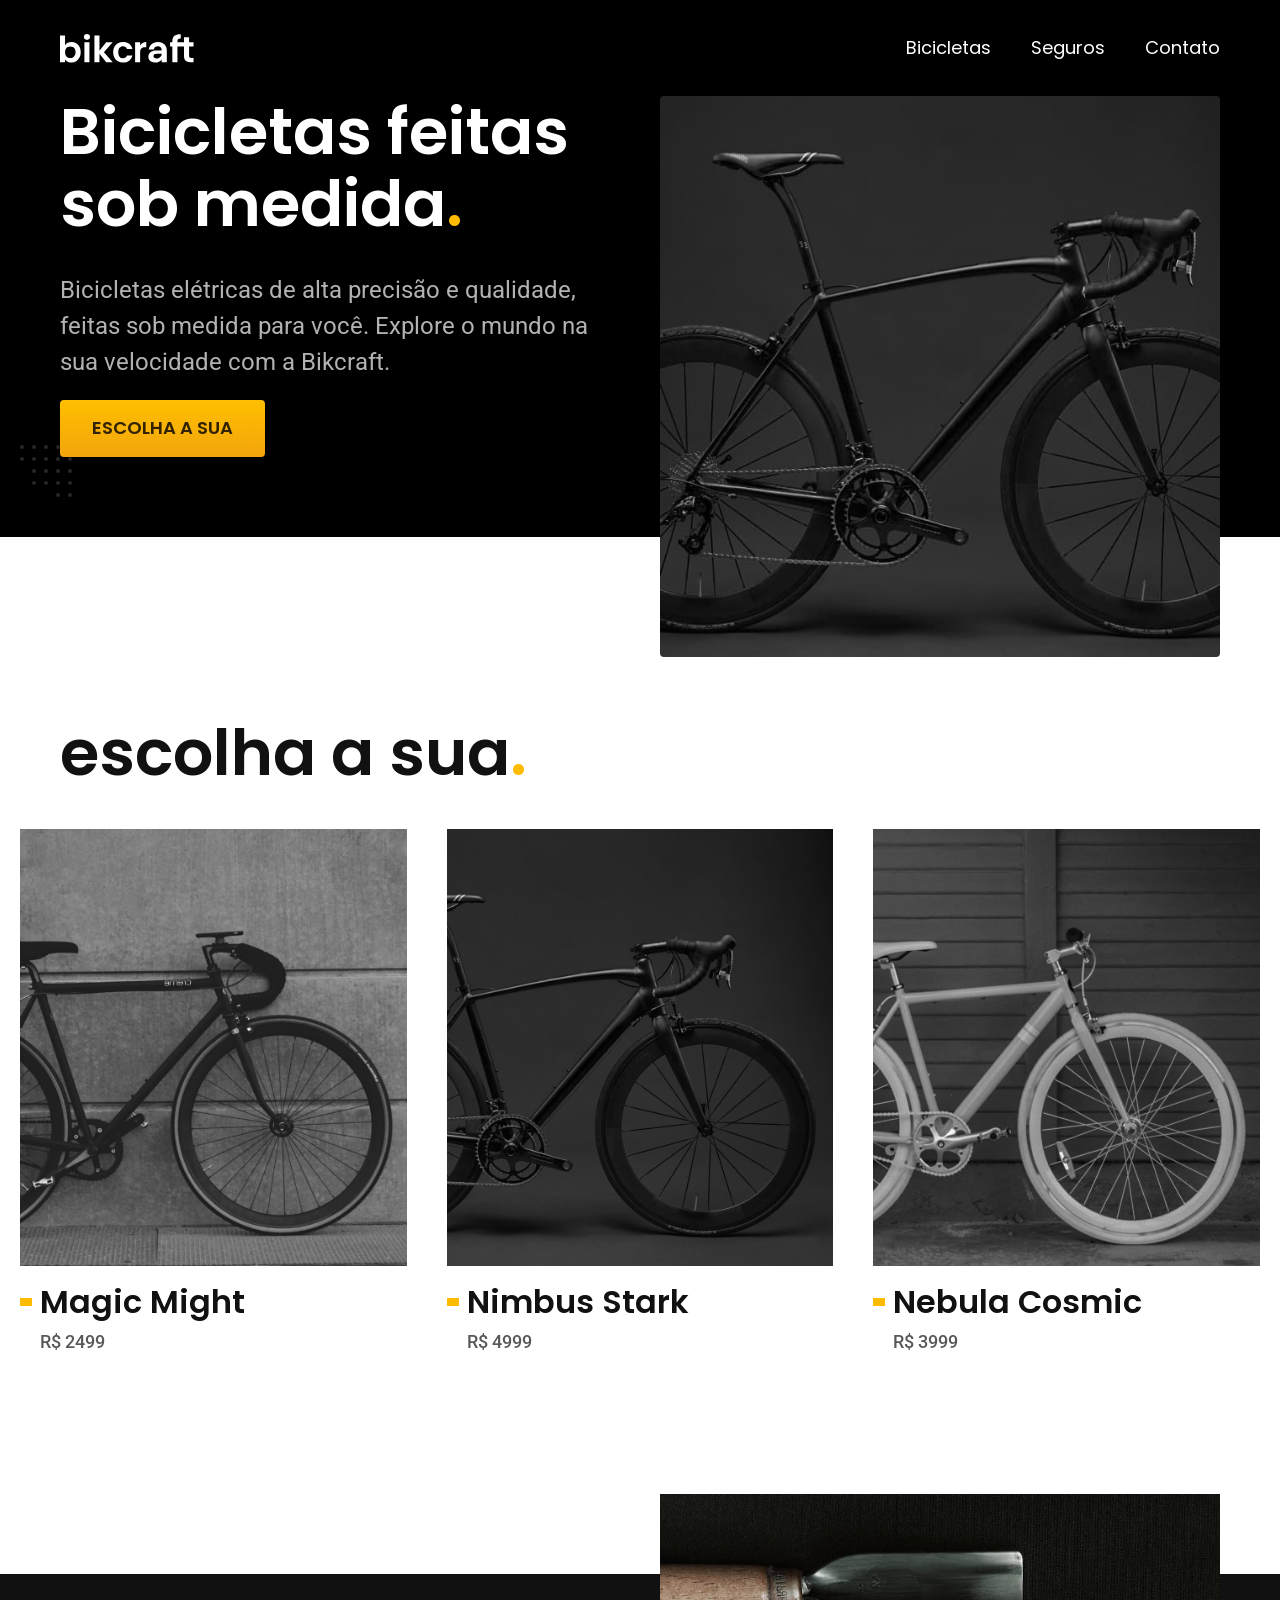
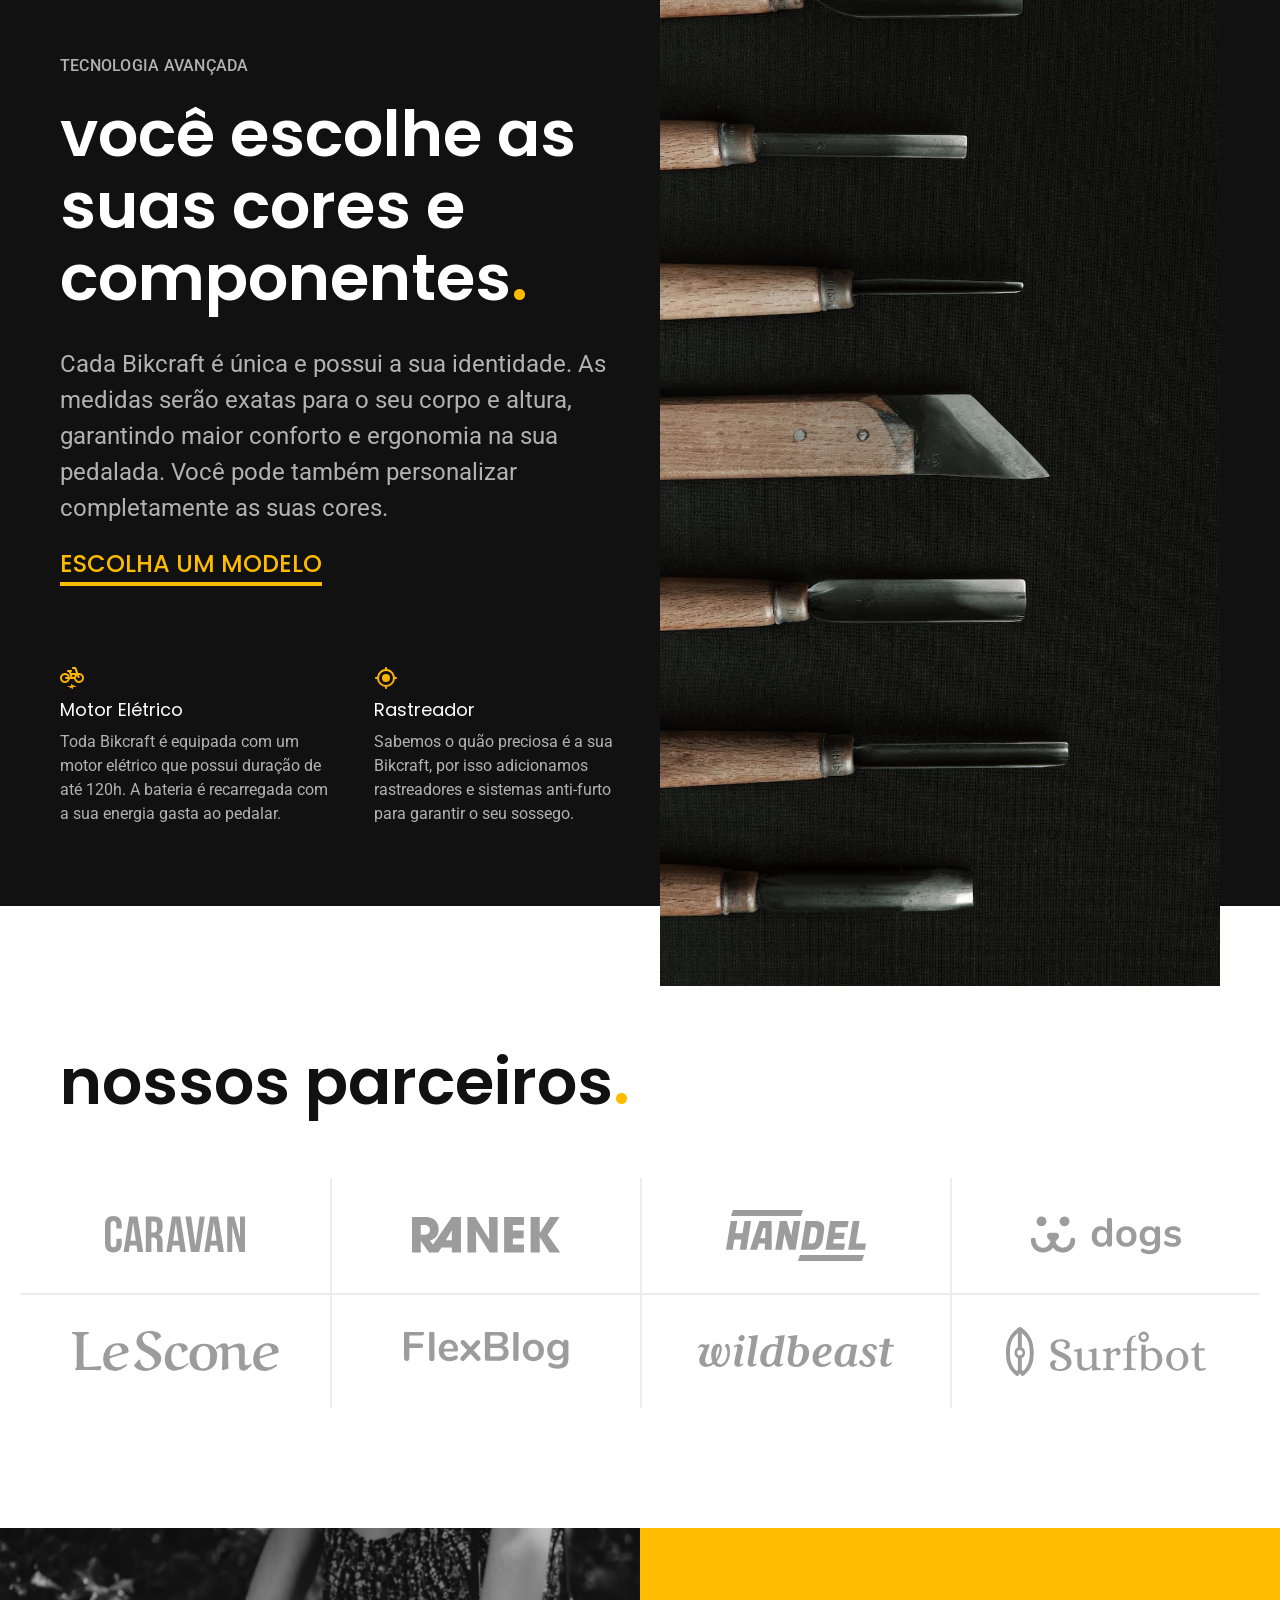
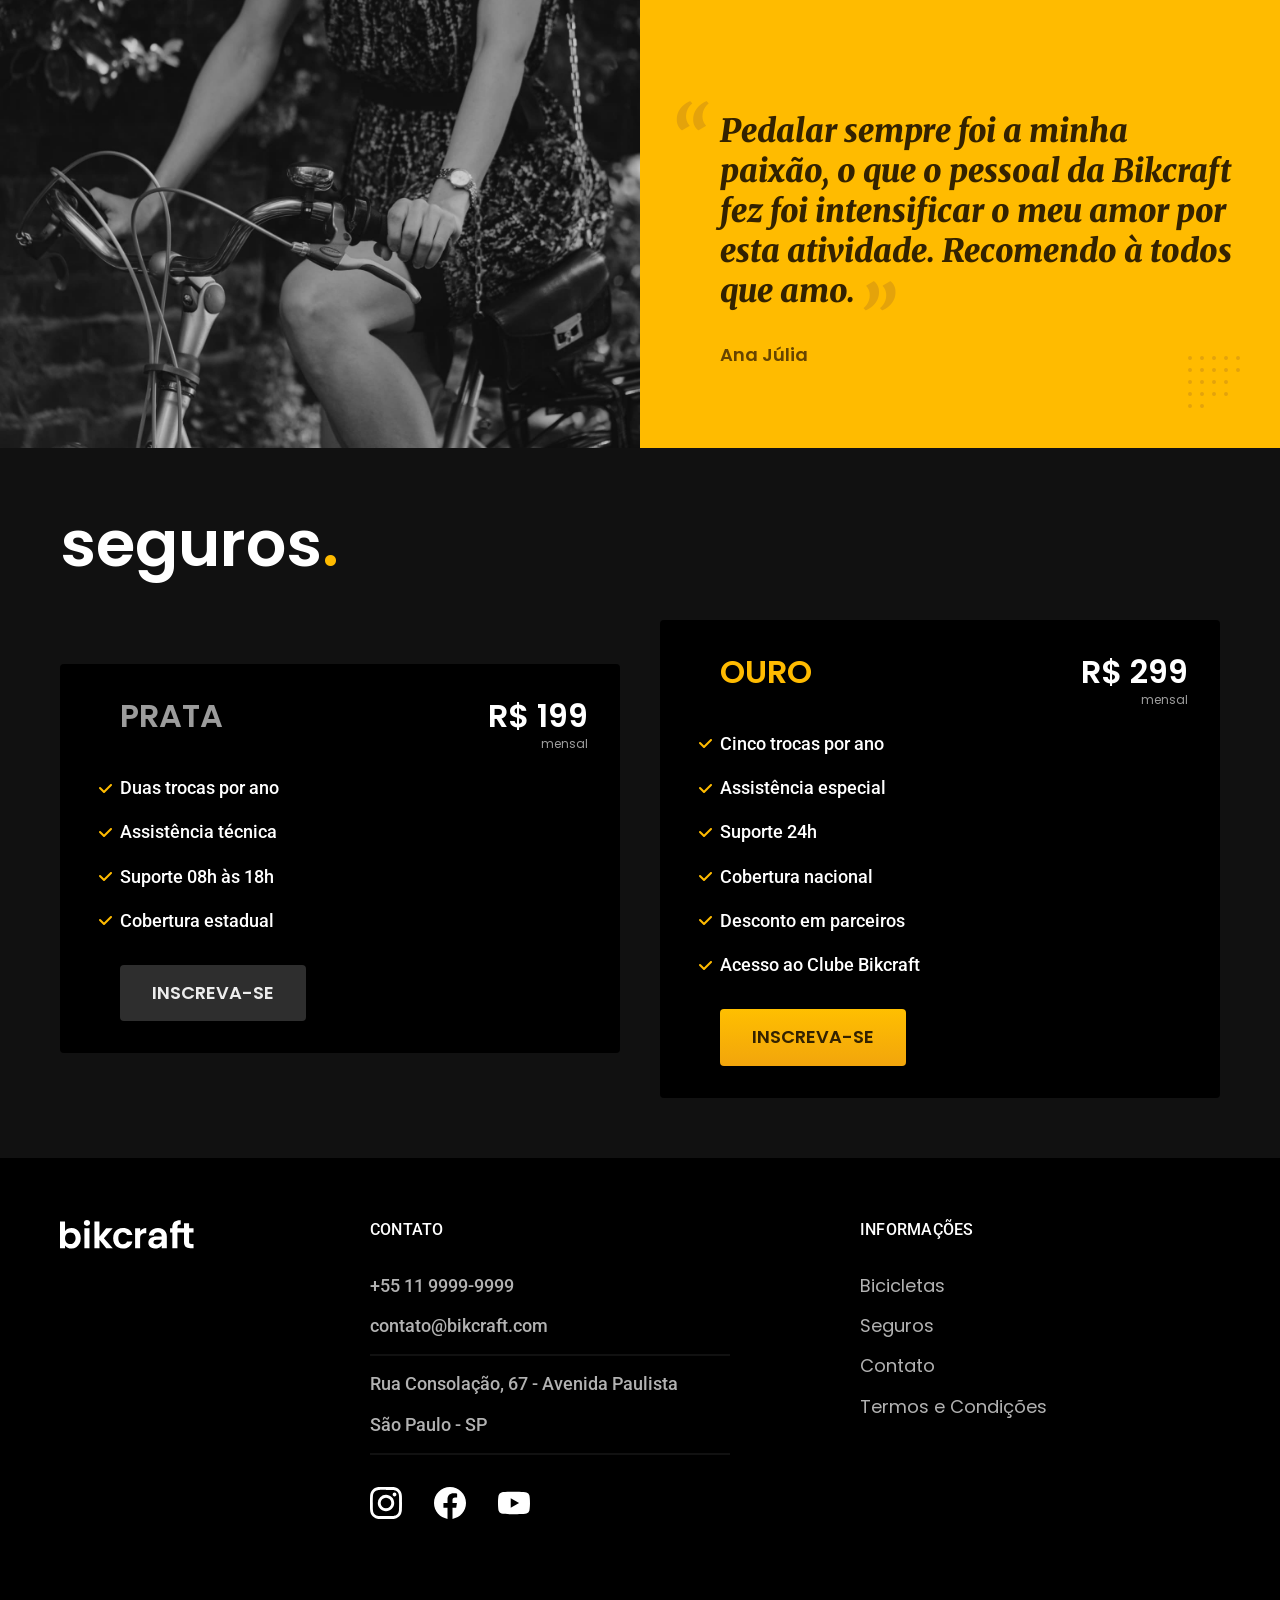
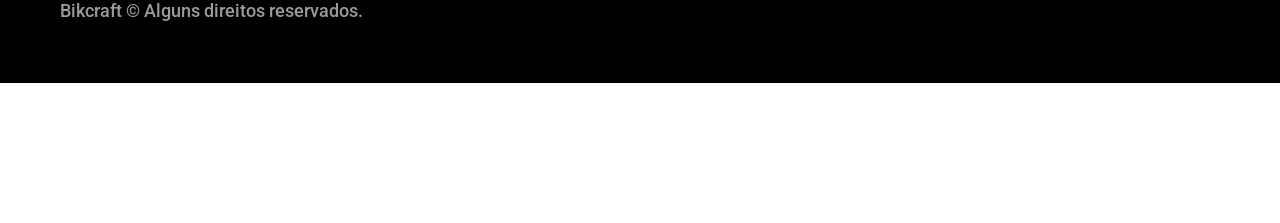
<file: index.html>
<!DOCTYPE html>
<html lang="pt-br">
<head>
    <meta charset="UTF-8">
    <meta name="viewport" content="width=device-width, initial-scale=1.0">

    <title>Bikcraft - Bicicletas Elétricas</title>
    <meta name="description" content="Bicicletas elétricas de alta precisão e qualidade, feitas sob medida para você. Explore o mundo na sua velocidade com a Bikcraft.">    

    <link rel="preconnect" href="https://fonts.googleapis.com">
    <link rel="preconnect" href="https://fonts.gstatic.com" crossorigin>
    <link href="https://fonts.googleapis.com/css2?family=Merriweather:ital,opsz,wght@0,18..144,300..900;1,18..144,300..900&family=Poppins:wght@400;600&family=Roboto:ital@0;1&display=swap" rel="stylesheet">

    <link rel="preload" href="./css/style.css" as="style">
    <link rel="stylesheet" href="./css/style.css">

    <script>document.documentElement.classList.add('js');</script>
</head>

<body>
    <header class="header-bg">
    <div class="header container">
        <a href="./">
            <img src="./img/bikcraft.svg" width="136" height="32" alt="Bikcraft">
        </a>
        <nav aria-label="primaria">
            <ul class="header-menu font-1-m cor-0">
                <li><a href="./bicicletas.html">Bicicletas</a></li>
                <li><a href="./seguros.html">Seguros</a></li>
                <li><a href="./contato.html">Contato</a></li>
            </ul>
        </nav>
    </div>
    </header>

    <main class="introducao-bg">
        <div class="introducao container">
            <div class="introducao-conteudo">
            <h1 class="font-1-xxl cor-0 fadeInDown" data-anime="200">Bicicletas feitas sob medida<span class="cor-p1">.</span></h1>
            <p class="font-2-l cor-5 fadeInDown" data-anime="400">Bicicletas elétricas de alta precisão e qualidade, feitas sob medida para você. Explore o mundo na sua velocidade com a Bikcraft.</p>
            <a class="botao fadeInDown" data-anime="600" href="./bicicletas.html">Escolha a sua</a>
            </div>
            <picture data-anime="800" class="fadeInDown">
                <source media="(max-width: 800px)" srcset="./img/bicicletas/nimbus.jpg">
                <img src="./img/fotos/introducao.jpg" width="1280" height="1600" alt="Bicicleta elétrica preta.">
            </picture>
        </div>
    </main>

    <article class="bicicletas-lista">
        <h2 class="container font-1-xxl fadeInDown" data-anime="1000">escolha a sua<span class="cor-p1">.</span></h2>

        <ul>
            <li>
                <a href="./bicicletas/magic.html">
                    <img src="./img/bicicletas/magic-home.jpg" width="920" height="1040" alt="Bicicleta preta">
                    <h3 class="font-1-xl">Magic Might</h3>
                    <span class="font-2-m cor-8">R$ 2499</span>
                </a>
            </li>
            <li>
                <a href="./bicicletas/nimbus.html">
                    <img src="./img/bicicletas/nimbus-home.jpg" width="920" height="1040" alt="Bicicleta preta">
                    <h3 class="font-1-xl">Nimbus Stark</h3>
                    <span class="font-2-m cor-8">R$ 4999</span>
                </a>
            </li>
            <li>
                <a href="./bicicletas/nebula.html">
                    <img src="./img/bicicletas/nebula-home.jpg" width="920" height="1040" alt="Bicicleta branca">
                    <h3 class="font-1-xl">Nebula Cosmic</h3>
                    <span class="font-2-m cor-8">R$ 3999</span>
                </a>
            </li>
        </ul>
    </article>

    <article class="tecnologia-bg">
        <div class="tecnologia container">
            <div class="tecnologia-conteudo">
                <span class="font-2-l-b cor-5">Tecnologia Avançada</span>
                <h2 class="font-1-xxl cor-0">você escolhe as suas cores e componentes<span class="cor-p1">.</span></h2>
                <p class="font-2-l cor-5">Cada Bikcraft é única e possui a sua identidade. As medidas serão exatas para o seu corpo e altura, garantindo maior conforto e ergonomia na sua pedalada. Você pode também personalizar completamente as suas cores.</p>
                <a class="link" href="./bicicletas.html">Escolha um modelo</a>
            <div class="tecnologia-vantagens">
                <div>
                    <img src="./img/icones/eletrica.svg" width="24" height="24" alt="">
                    <h3 class="font-1-m cor-0">Motor Elétrico</h3>
                    <p class="font-2-s cor-5">Toda Bikcraft é equipada com um motor elétrico que possui duração de até 120h. A bateria é recarregada com a sua energia gasta ao pedalar.</p>
                </div>
                <div>
                    <img src="./img/icones/rastreador.svg" width="24" height="24" alt="">
                    <h3 class="font-1-m cor-0">Rastreador</h3>
                    <p class="font-2-s cor-5">Sabemos o quão preciosa é a sua Bikcraft, por isso adicionamos rastreadores e sistemas anti-furto para garantir o seu sossego.</p>
                </div>
            </div>

            </div>
            <div class="tecnologia-imagem">
                <img src="./img/fotos/tecnologia.jpg" width="1200" height="1920" alt="">
            </div>
        </div>
    </article>

    <section class="parceiros" aria-label="Nossos Parceiros">
        <h2 class="container font-1-xxl">nossos parceiros<span class="cor-p1">.</span></h2>

        <ul>
            <li><img src="./img/parceiros/caravan.svg" width="140" height="38" alt="caravan"></li>
            <li><img src="./img/parceiros/ranek.svg" width="149" height="36" alt="ranekd"></li>
            <li><img src="./img/parceiros/handel.svg" width="140" height="50" alt="handel"></li>
            <li><img src="./img/parceiros/dogs.svg" width="152" height="39" alt="dogs"></li>
            <li><img src="./img/parceiros/lescone.svg" width="208" height="41" alt="lescone"></li>
            <li><img src="./img/parceiros/flexblog.svg" width="165" height="38" alt="flexblog"></li>
            <li><img src="./img/parceiros/wildbeast.svg" width="196" height="34" alt="wildbeast"></li>
            <li><img src="./img/parceiros/surfbot.svg" width="200" height="49" alt="surfbot"></li>
        </ul>
    </section>

    <section class="depoimento" aria-label="Depoimento">
        <div>
            <img src="./img/fotos/depoimento.jpg" width="1560" height="1360" alt="Pessoa pedalando uma Bikcraft">
        </div>
        <div class="depoimento-conteudo">
            <blockquote class="font-1-xl cor-p5">
                <p>Pedalar sempre foi a minha paixão, o que o pessoal da Bikcraft fez foi intensificar o meu amor por esta atividade. Recomendo à todos que amo.</p>
            </blockquote>
            <span class="font-1-m-b cor-p4">Ana Júlia</span>
        </div>
    </section>

    <article class="seguros-bg">
        <div class="seguros container">
            <h2 class="font-1-xxl cor-0">seguros<span class="cor-p1">.</span></h2>
            <div class="seguros-item">
                <h3 class="font-1-xl cor-6">PRATA</h3>
                <span class="font-1-xl cor-0">R$ 199 <span class="font-1-xs cor-6">mensal</span></span>
                <ul class="font-2-m cor-0">
                    <li>Duas trocas por ano</li>
                    <li>Assistência técnica</li>
                    <li>Suporte 08h às 18h</li>
                    <li>Cobertura estadual</li>
                </ul>
                <a class="botao secundario" href="./orcamento.html">Inscreva-se</a>
            </div>

            <div class="seguros-item">
                <h3 class="font-1-xl cor-p1">OURO</h3>
                <span class="font-1-xl cor-0">R$ 299 <span class="font-1-xs cor-6">mensal</span></span>
                <ul class="font-2-m cor-0">
                    <li>Cinco trocas por ano</li>
                    <li>Assistência especial</li>
                    <li>Suporte 24h</li>
                    <li>Cobertura nacional</li>
                    <li>Desconto em parceiros</li>
                    <li>Acesso ao Clube Bikcraft</li>
                </ul>
                <a class="botao" href="./orcamento.html">Inscreva-se</a>
            </div>
        </div>
    </article>

    <footer class="footer-bg">
        <div class="footer container">
            <img src="./img/bikcraft.svg" width="136" height="32" alt="Bikcraft">
            <div class="footer-contato">
                <h3 class="font-2-l-b cor-0">Contato</h3>
                <ul class="font-2-m cor-5">
                    <li><a href="tel:+551199999999">+55 11 9999-9999</a></li>
                    <li><a href="mailto:contato@bikcraft.com">contato@bikcraft.com</a></li>
                    <li>Rua Consolação, 67 - Avenida Paulista</li>
                    <li>São Paulo - SP</li>
                </ul>
                <div class="footer-redes">
                    <a href="./"><img src="./img/redes/instagram.svg" width="32" height="32" alt="instagram"></a>
                    <a href="./"><img src="./img/redes/facebook.svg" width="32" height="32" alt="facebook"></a>
                    <a href="./"><img src="./img/redes/youtube.svg" width="32" height="32" alt="youtube"></a>
                </div>
            </div>
            <div class="footer-informacoes">
                <h3 class="font-2-l-b cor-0">Informações</h3>
                <nav>
                    <ul class="font-1-m cor-5">
                        <li><a href="./bicicletas.html">Bicicletas</a></li>
                        <li><a href="./seguros.html">Seguros</a></li>
                        <li><a href="./contato.html">Contato</a></li>
                        <li><a href="./termos.html">Termos e Condições</a></li>
                    </ul>
                </nav>
            </div>
            <p class="footer-copy font-2-m cor-6">Bikcraft © Alguns direitos reservados.</p>
        </div>
    </footer>
    
    <script src="./js/plugins/simple-anime.js"></script>
    <script src="./js/script.js"></script>
</body>

</html>
</file>
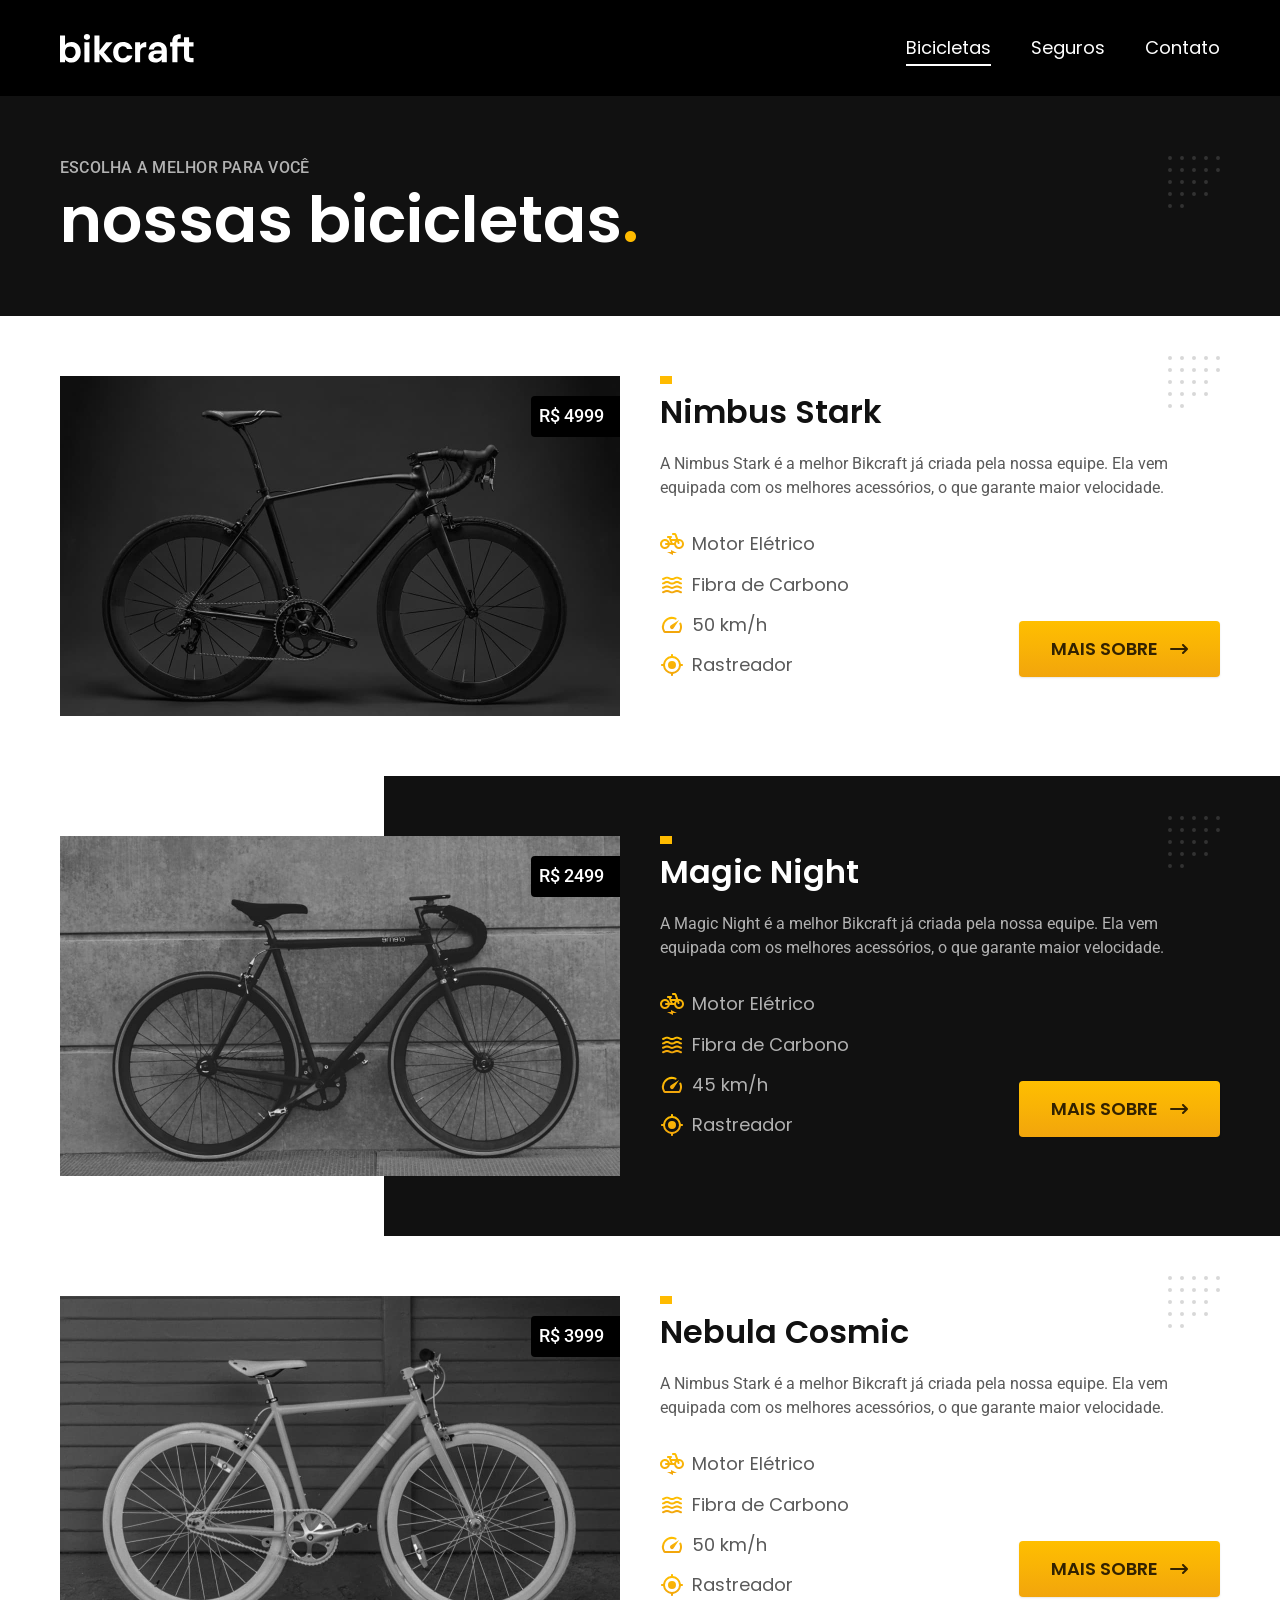
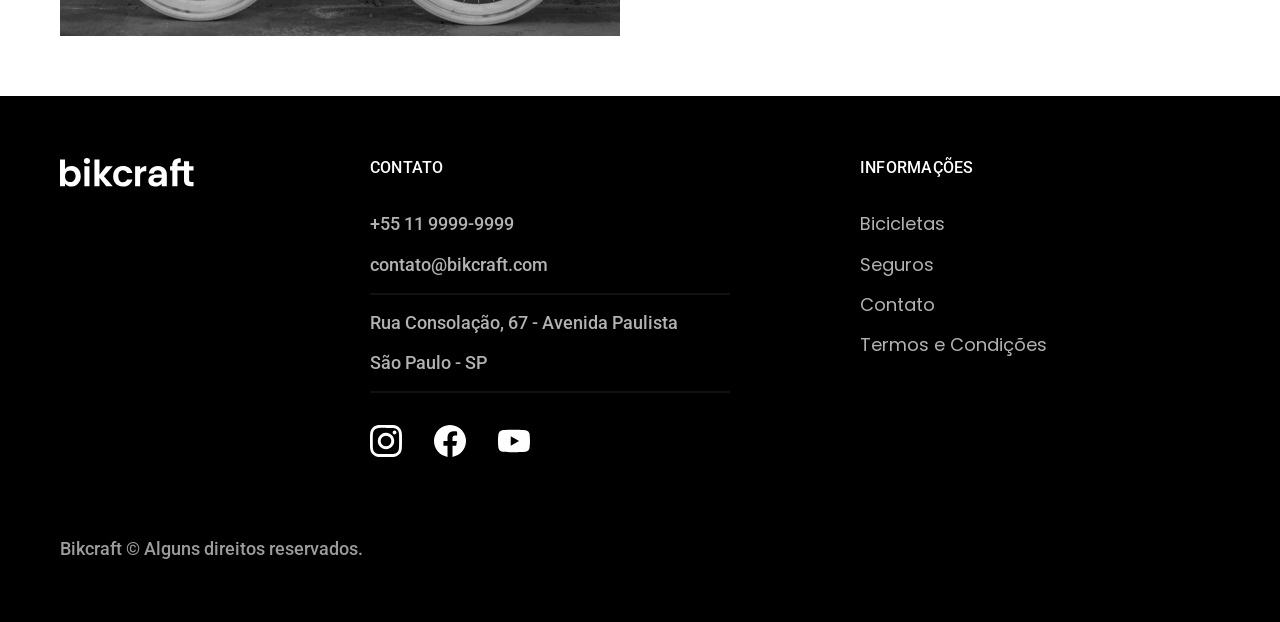
<file: bicicletas.html>
<!DOCTYPE html>
<html lang="pt-br">
<head>
    <meta charset="UTF-8">
    <meta name="viewport" content="width=device-width, initial-scale=1.0">

    <title>Bicicletas | Bikcraft - Bicicletas Elétricas</title>
    <meta name="description" content="Bicicletas">    

    <link rel="preload" href="./css/style.css" as="style">
    <link rel="stylesheet" href="./css/style.css">

    <link rel="preconnect" href="https://fonts.googleapis.com">
    <link rel="preconnect" href="https://fonts.gstatic.com" crossorigin>
    <link href="https://fonts.googleapis.com/css2?family=Merriweather:ital,opsz,wght@0,18..144,300..900;1,18..144,300..900&family=Poppins:wght@400;600&family=Roboto:ital@0;1&display=swap" rel="stylesheet">
<script>document.documentElement.classList.add('js');</script>
</head>

<body id="bicicletas">
    <header class="header-bg">
    <div class="header container">
        <a href="./">
            <img src="./img/bikcraft.svg" width="136" height="32" alt="Bikcraft">
        </a>
        <nav aria-label="primaria">
            <ul class="header-menu font-1-m cor-0">
                <li><a href="./bicicletas.html">Bicicletas</a></li>
                <li><a href="./seguros.html">Seguros</a></li>
                <li><a href="./contato.html">Contato</a></li>
            </ul>
        </nav>
    </div>
    </header>

    <main>
        <div class="titulo-bg">
            <div class="titulo container">
                <p class="font-2-l-b cor-5">Escolha a melhor para você</p>
                <h1 class="font-1-xxl cor-0">nossas bicicletas<span class="cor-p1">.</span></h1>
            </div>
        </div>

            <div class="bicicletas container">
                <div class="bicicletas-imagem">
                    <img src="./img/bicicletas/nimbus.jpg" width="1120" height="680" alt="bicicleta preta">
                    <span class="font-2-m cor-0">R$ 4999</span>
                </div>

                <div class="bicicletas-conteudo">
                    <h2 class="font-1-xl">Nimbus Stark</h2>
                    <p class="font-2-s cor-8">A Nimbus Stark é a melhor Bikcraft já criada pela nossa equipe. Ela vem equipada com os melhores acessórios, o que garante maior velocidade.</p>
                    <ul class="font-1-m cor-8">
                        <li><img src="./img/icones/eletrica.svg" width="32" height="32" alt="">
                            Motor Elétrico
                        </li>
                        <li><img src="./img/icones/carbono.svg" width="32" height="32" alt="">
                            Fibra de Carbono 
                        </li>
                        <li><img src="./img/icones/velocidade.svg" width="32" height="32" alt="">
                            50 km/h
                        </li>
                        <li><img src="./img/icones/rastreador.svg" width="32" height="32" alt="">
                            Rastreador
                        </li>
                    </ul>
                    <a class="botao seta" href="./bicicletas/nimbus.html">Mais Sobre</a>
                </div>
            </div>

            <div class="bicicletas-bg">
            <div class="bicicletas container">
                <div class="bicicletas-imagem">
                    <img src="./img/bicicletas/magic.jpg" width="1120" height="680" alt="bicicleta preta">
                    <span class="font-2-m cor-0">R$ 2499</span>
                </div>

                <div class="bicicletas-conteudo">
                    <h2 class="font-1-xl cor-0">Magic Night</h2>
                    <p class="font-2-s cor-5">A Magic Night é a melhor Bikcraft já criada pela nossa equipe. Ela vem equipada com os melhores acessórios, o que garante maior velocidade.</p>
                    <ul class="font-1-m cor-5">
                        <li><img src="./img/icones/eletrica.svg" width="32" height="32" alt="">
                            Motor Elétrico
                        </li>
                        <li><img src="./img/icones/carbono.svg" width="32" height="32" alt="">
                            Fibra de Carbono 
                        </li>
                        <li><img src="./img/icones/velocidade.svg" width="32" height="32" alt="">
                            45 km/h
                        </li>
                        <li><img src="./img/icones/rastreador.svg" width="32" height="32" alt="">
                            Rastreador
                        </li>
                    </ul>
                    <a class="botao seta" href="./bicicletas/Magic.html">Mais Sobre</a>
                </div>
            </div>
            </div>

            <div class="bicicletas container">
                <div class="bicicletas-imagem">
                    <img src="./img/bicicletas/nebula.jpg" width="1120" height="680" alt="bicicleta preta">
                    <span class="font-2-m cor-0">R$ 3999</span>
                </div>

                <div class="bicicletas-conteudo">
                    <h2 class="font-1-xl">Nebula Cosmic</h2>
                    <p class="font-2-s cor-8">A Nimbus Stark é a melhor Bikcraft já criada pela nossa equipe. Ela vem equipada com os melhores acessórios, o que garante maior velocidade.</p>
                    <ul class="font-1-m cor-8">
                        <li><img src="./img/icones/eletrica.svg" width="32" height="32" alt="">
                            Motor Elétrico
                        </li>
                        <li><img src="./img/icones/carbono.svg" width="32" height="32" alt="">
                            Fibra de Carbono 
                        </li>
                        <li><img src="./img/icones/velocidade.svg" width="32" height="32" alt="">
                            50 km/h
                        </li>
                        <li><img src="./img/icones/rastreador.svg" width="32" height="32" alt="">
                            Rastreador
                        </li>
                    </ul>
                    <a class="botao seta" href="./bicicletas/nebula.html">Mais Sobre</a>
                </div>
            </div>
    </main>

    <footer class="footer-bg">
        <div class="footer container">
            <img src="./img/bikcraft.svg" width="136" height="32" alt="Bikcraft">
            <div class="footer-contato">
                <h3 class="font-2-l-b cor-0">Contato</h3>
                <ul class="font-2-m cor-5">
                    <li><a href="tel:+551199999999">+55 11 9999-9999</a></li>
                    <li><a href="mailto:contato@bikcraft.com">contato@bikcraft.com</a></li>
                    <li>Rua Consolação, 67 - Avenida Paulista</li>
                    <li>São Paulo - SP</li>
                </ul>
                <div class="footer-redes">
                    <a href="./"><img src="./img/redes/instagram.svg" width="32" height="32" alt="instagram"></a>
                    <a href="./"><img src="./img/redes/facebook.svg" width="32" height="32" alt="facebook"></a>
                    <a href="./"><img src="./img/redes/youtube.svg" width="32" height="32" alt="youtube"></a>
                </div>
            </div>
            <div class="footer-informacoes">
                <h3 class="font-2-l-b cor-0">Informações</h3>
                <nav>
                    <ul class="font-1-m cor-5">
                        <li><a href="./bicicletas.html">Bicicletas</a></li>
                        <li><a href="./seguros.html">Seguros</a></li>
                        <li><a href="./contato.html">Contato</a></li>
                        <li><a href="./termos.html">Termos e Condições</a></li>
                    </ul>
                </nav>
            </div>
            <p class="footer-copy font-2-m cor-6">Bikcraft © Alguns direitos reservados.</p>
        </div>
    </footer>

    <script src="./js/script.js"></script>
</body>
</file>
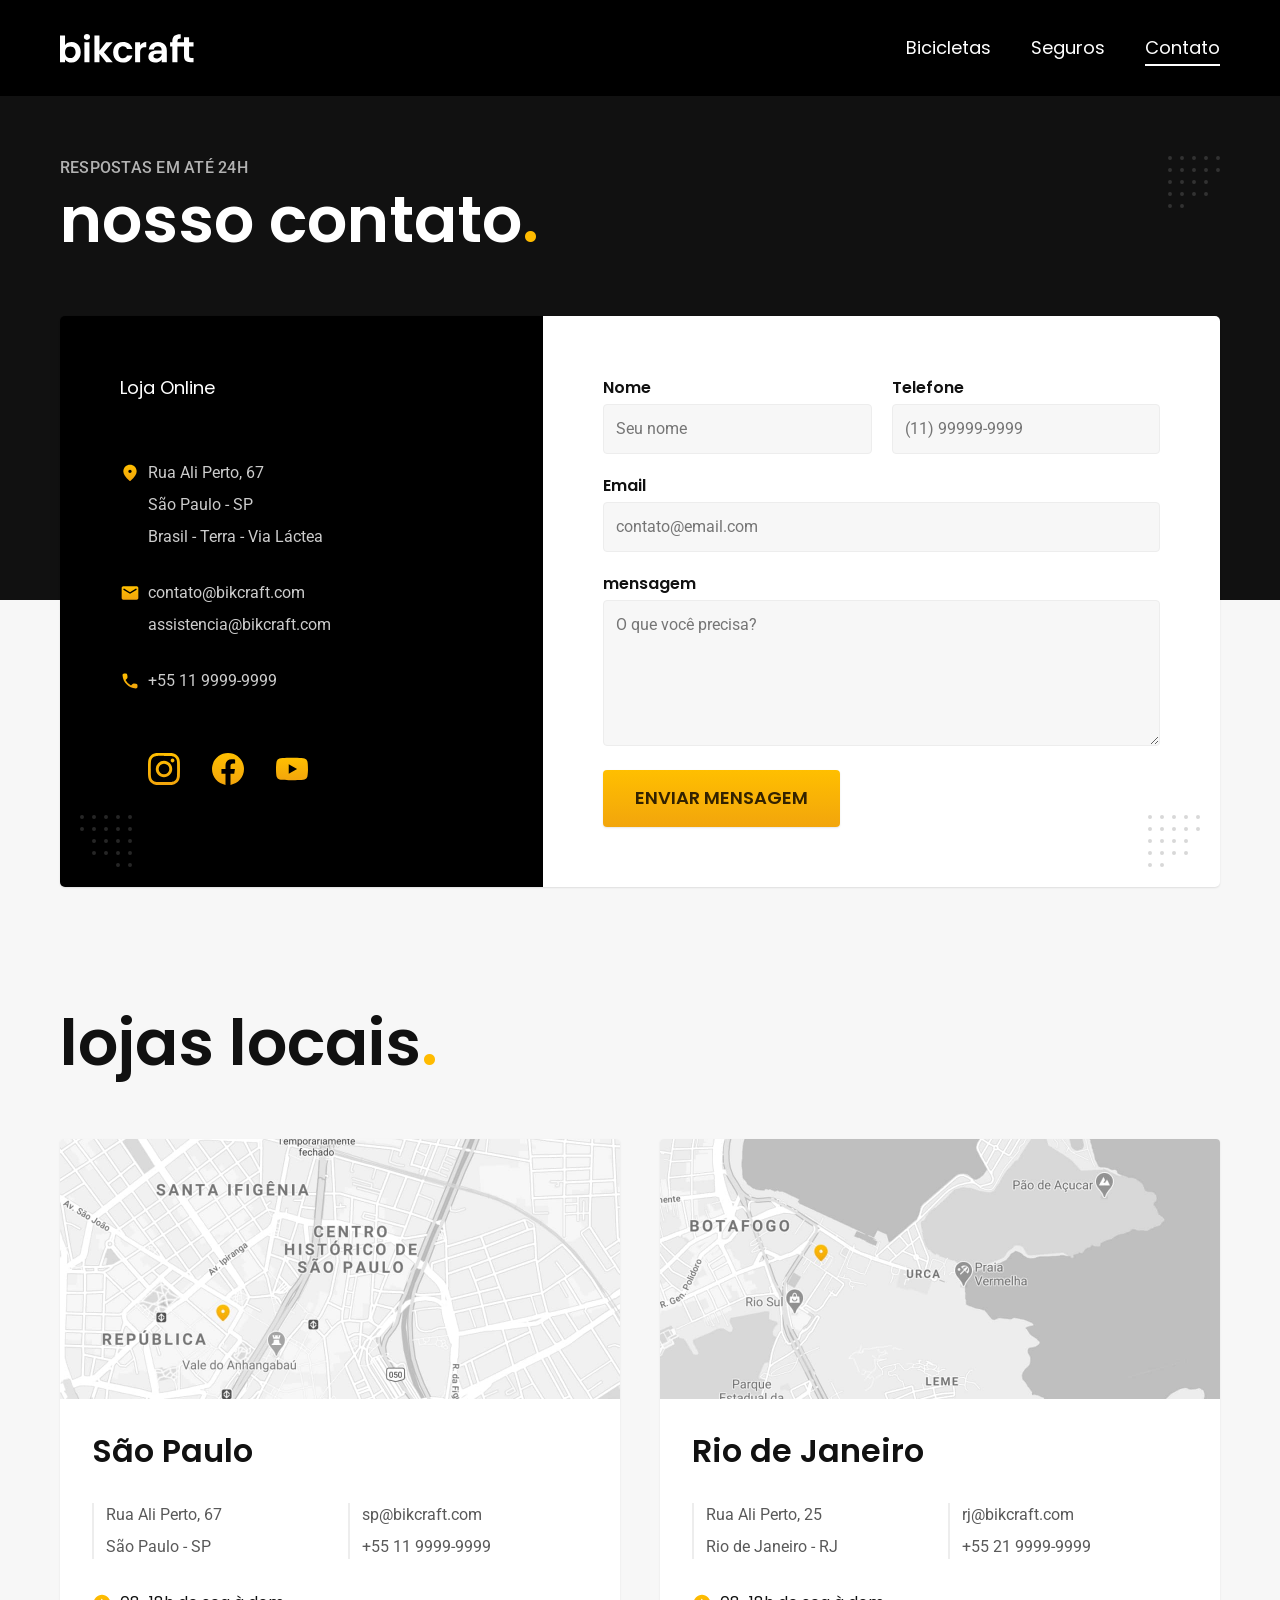
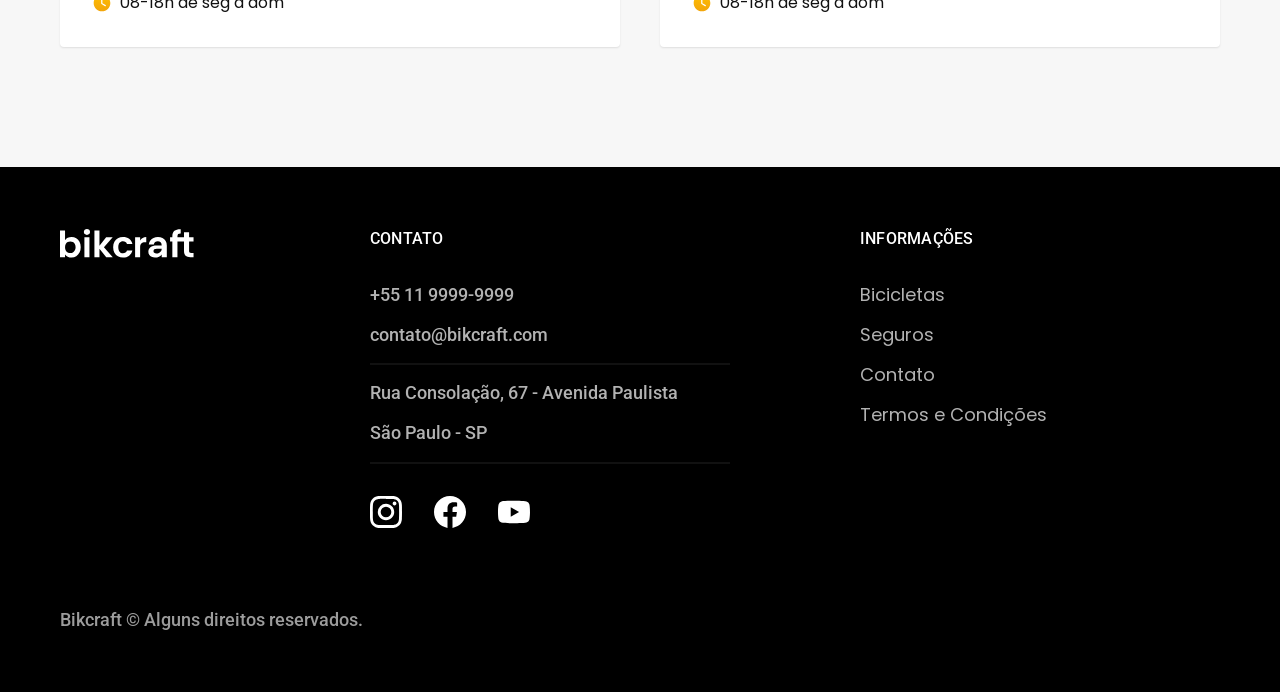
<file: contato.html>
<!DOCTYPE html>
<html lang="pt-br">
<head>
    <meta charset="UTF-8">
    <meta name="viewport" content="width=device-width, initial-scale=1.0">

    <title>Contato | Bikcraft - Bicicletas Elétricas</title>
    <meta name="description" content="Contato">    

    <link rel="preload" href="./css/style.css" as="style">
    <link rel="stylesheet" href="./css/style.css">

    <link rel="preconnect" href="https://fonts.googleapis.com">
    <link rel="preconnect" href="https://fonts.gstatic.com" crossorigin>
    <link href="https://fonts.googleapis.com/css2?family=Merriweather:ital,opsz,wght@0,18..144,300..900;1,18..144,300..900&family=Poppins:wght@400;600&family=Roboto:ital@0;1&display=swap" rel="stylesheet">
<script>document.documentElement.classList.add('js');</script>
</head>

<body id="contato">
    <header class="header-bg">
    <div class="header container">
        <a href="./">
            <img src="./img/bikcraft.svg" width="136" height="32" alt="Bikcraft">
        </a>
        <nav aria-label="primaria">
            <ul class="header-menu font-1-m cor-0">
                <li><a href="./bicicletas.html">Bicicletas</a></li>
                <li><a href="./seguros.html">Seguros</a></li>
                <li><a href="./contato.html">Contato</a></li>
            </ul>
        </nav>
    </div>
    </header>

    <main>
        <div class="titulo-bg">
            <div class="titulo container">
                <p class="font-2-l-b cor-5">Respostas em até 24h</p>
                <h1 class="font-1-xxl cor-0">nosso contato<span class="cor-p1">.</span></h1>
            </div>
        </div>

        <div class="contato container">
            <section class="contato-dados" aria-label="Endereço">
                <h2 class="font-1-m cor-0">Loja Online</h2>
                <div class="contato-endereco font-2-s cor-4">
                    <p>Rua Ali Perto, 67</p>
                    <p>São Paulo - SP</p>
                    <p>Brasil - Terra - Via Láctea</p>
                </div>
                <address class="contato-meios font-2-s cor-4">
                    <a href="mailto:contato@bikcraft.com">contato@bikcraft.com</a>
                    <a href="mailto:assistencia@bikcraft.com">assistencia@bikcraft.com</a>
                    <a href="tel:+551199999999">+55 11 9999-9999</a>
                </address>
                <div class="contato-redes">
                    <a href="./"><img src="./img/redes/instagram-p.svg" width="32" height="32" alt="instagram"></a>
                    <a href="./"><img src="./img/redes/facebook-p.svg" width="32" height="32" alt="facebook"></a>
                    <a href="./"><img src="./img/redes/youtube-p.svg" width="32" height="32" alt="youtube"></a>
                </div>
            </section>
            <section class="contato-formulario" aria-label="Formulário">
                <form class="form" action="./contato.html">
                    <div>
                        <label for="nome">Nome</label>
                        <input type="text" id="nome" name="nome" placeholder="Seu nome">
                    </div>
                    <div>
                        <label for="telefone">Telefone</label>
                        <input type="text" id="telefone" name="telefone" placeholder="(11) 99999-9999">
                    </div>
                    <div class="col-2">
                        <label for="email">Email</label>
                        <input type="text" id="email" name="email" placeholder="contato@email.com">
                    </div>
                    <div class="col-2">
                        <label for="mensagem">mensagem</label>
                        <textarea rows="5" id="mensagem" name="mensagem" placeholder="O que você precisa?"></textarea>
                    </div>
                    <button class="botao col-2">Enviar Mensagem</button>
                </form>
            </section>
        </div>
    </main>

    <article class="lojas container">
        <h2 class="font-1-xxl">lojas locais<span class="cor-p1">.</span></h2>
        <div class="lojas-item">
            <img src="./img/lojas/sp.jpg" width="1120" height="520" alt="mapa marcando o Endereço em Rua Ali Perto, 67 - São Paulo - SP">
            <div class="lojas-conteudo">
            <h3 class="font-1-xl">São Paulo</h3>    
            <div class="lojas-dados font-2-s cor-8">
                <p>Rua Ali Perto, 67</p>
                <p>São Paulo - SP</p>
            </div>
            <div class="lojas-dados font-2-s cor-8">
                <a href="mailto:sp@bikcraft.com">sp@bikcraft.com</a>
                <a href="tel:+551199999999">+55 11 9999-9999</a>
            </div>
            <p class="lojas-tempo font-1-s"><img src="./img/icones/horario.svg" width="20" height="20" alt="">08-18h de seg à dom</p>
        </div>
        </div>

        <div class="lojas-item">
            <img src="./img/lojas/rj.jpg" width="1120" height="520" alt="mapa marcando o Endereço em Rua Ali Perto, 25 - Rio de Janeiro - RJ">
            <div class="lojas-conteudo">
            <h3 class="font-1-xl">Rio de Janeiro</h3>
            <div class="lojas-dados font-2-s cor-8">
                <p>Rua Ali Perto, 25</p>
                <p>Rio de Janeiro - RJ</p>
            </div>
            <div class="lojas-dados font-2-s cor-8">
                <a href="mailto:rj@bikcraft.com">rj@bikcraft.com</a>
                <a href="tel:+552199999999">+55 21 9999-9999</a>
            </div>
            <p class="lojas-tempo font-1-s"><img src="./img/icones/horario.svg" width="20" height="20" alt="">08-18h de seg à dom</p>
            </div>
        </div>
    </article>

    <footer class="footer-bg">
        <div class="footer container">
            <img src="./img/bikcraft.svg" width="136" height="32" alt="Bikcraft">
            <div class="footer-contato">
                <h3 class="font-2-l-b cor-0">Contato</h3>
                <ul class="font-2-m cor-5">
                    <li><a href="tel:+551199999999">+55 11 9999-9999</a></li>
                    <li><a href="mailto:contato@bikcraft.com">contato@bikcraft.com</a></li>
                    <li>Rua Consolação, 67 - Avenida Paulista</li>
                    <li>São Paulo - SP</li>
                </ul>
                <div class="footer-redes">
                    <a href="./"><img src="./img/redes/instagram.svg" width="32" height="32" alt="instagram"></a>
                    <a href="./"><img src="./img/redes/facebook.svg" width="32" height="32" alt="facebook"></a>
                    <a href="./"><img src="./img/redes/youtube.svg" width="32" height="32" alt="youtube"></a>
                </div>
            </div>
            <div class="footer-informacoes">
                <h3 class="font-2-l-b cor-0">Informações</h3>
                <nav>
                    <ul class="font-1-m cor-5">
                        <li><a href="./bicicletas.html">Bicicletas</a></li>
                        <li><a href="./seguros.html">Seguros</a></li>
                        <li><a href="./contato.html">Contato</a></li>
                        <li><a href="./termos.html">Termos e Condições</a></li>
                    </ul>
                </nav>
            </div>
            <p class="footer-copy font-2-m cor-6">Bikcraft © Alguns direitos reservados.</p>
        </div>
    </footer>

    <script src="./js/script.js"></script>
</body>
</file>
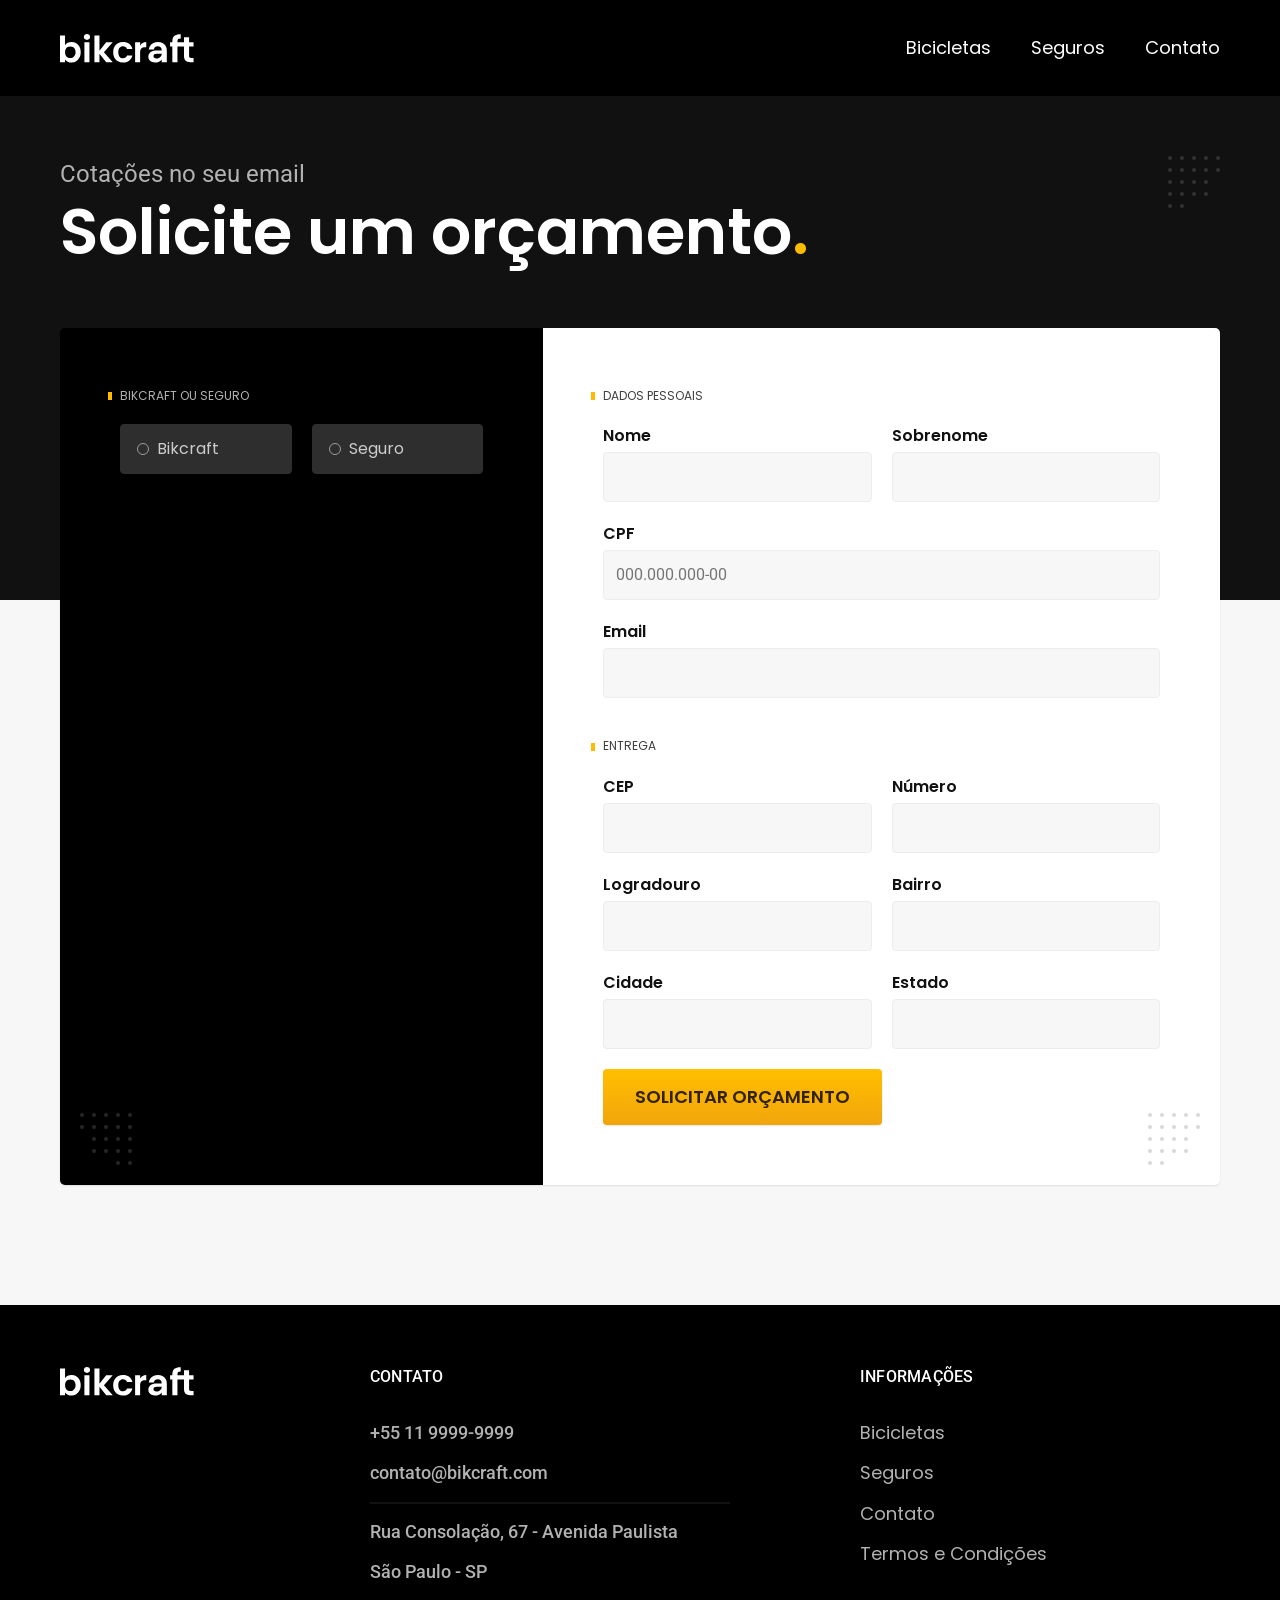
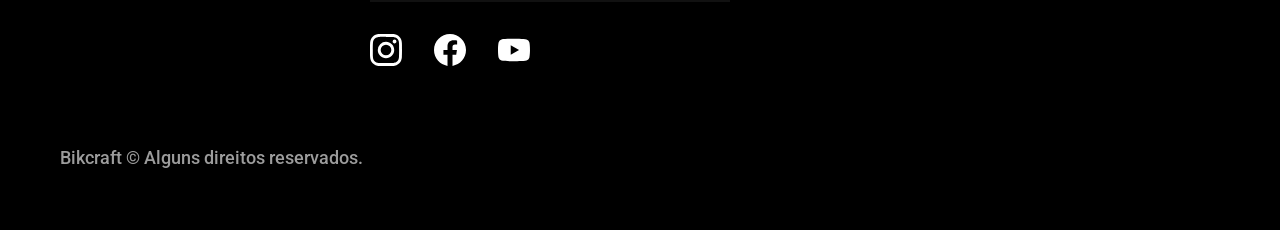
<file: orcamento.html>
<!DOCTYPE html>
<html lang="pt-br">
<head>
    <meta charset="UTF-8">
    <meta name="viewport" content="width=device-width, initial-scale=1.0">

    <title>Orçamento | Bikcraft - Bicicletas Elétricas</title>
    <meta name="description" content="Orçamento.">    

    <link rel="preload" href="./css/style.css" as="style">
    <link rel="stylesheet" href="./css/style.css">

    <link rel="preconnect" href="https://fonts.googleapis.com">
    <link rel="preconnect" href="https://fonts.gstatic.com" crossorigin>
    <link href="https://fonts.googleapis.com/css2?family=Merriweather:ital,opsz,wght@0,18..144,300..900;1,18..144,300..900&family=Poppins:wght@400;600&family=Roboto:ital@0;1&display=swap" rel="stylesheet">
<script>document.documentElement.classList.add('js');</script>
</head>

<body id="orcamento">
    <header class="header-bg">
    <div class="header container">
        <a href="./">
            <img src="./img/bikcraft.svg" width="136" height="32" alt="Bikcraft">
        </a>
        <nav aria-label="primaria">
            <ul class="header-menu font-1-m cor-0">
                <li><a href="./bicicletas.html">Bicicletas</a></li>
                <li><a href="./seguros.html">Seguros</a></li>
                <li><a href="./contato.html">Contato</a></li>
            </ul>
        </nav>
    </div>
    </header>

    <main>
        <div class="titulo-bg">
            <div class="titulo container">
                <p class="font-2-l cor-5">Cotações no seu email</p>
                <h1 class="font-1-xxl cor-0">Solicite um orçamento<span class="cor-p1">.</span></h1>
            </div>
        </div>

        <form class="orcamento container" action="./">
            <div class="orcamento-produto">
                <h2 class="font-1-xs cor-5">Bikcraft ou Seguro</h2>

                <input type="radio" name="tipo" value="bikcraft" id="bikcraft">
                <label for="bikcraft">Bikcraft</label>
                
                <input type="radio" name="tipo" value="seguro" id="seguro">
                <label for="seguro">Seguro</label>

                <div class="orcamento-conteudo" id="orcamento-bikcraft">
                    <h2 class="font-1-xs cor-5">Escolha a sua</h2>

                    <input type="radio" name="produto" value="nimbus" id="nimbus">
                    <label for="nimbus">Nimbus Stark <span>R$ 4999</span></label>
                    <div class="orcamento-detalhes">
                        <ul class="font-1-xs cor-8">
                            <li><img src="./img/icones/eletrica.svg" width="32" height="32" alt=""> Motor Elétrico</li>
                            <li><img src="./img/icones/carbono.svg" width="32" height="32" alt=""> Fibra de Carbono</li>
                            <li><img src="./img/icones/velocidade.svg" width="32" height="32" alt=""> 50 km/h</li>
                            <li><img src="./img/icones/rastreador.svg" width="32" height="32" alt=""> Rastreador</li>
                        </ul>
                        <img src="./img/bicicletas/nimbus.jpg" alt="Bicicleta preta">
                    </div>

                    <input type="radio" name="produto" value="magic" id="magic">
                    <label for="magic">Magic Might <span>R$ 2499</span></label>
                    <div class="orcamento-detalhes">
                        <ul class="font-1-xs cor-8">
                            <li><img src="./img/icones/eletrica.svg" width="32" height="32" alt=""> Motor Elétrico</li>
                            <li><img src="./img/icones/carbono.svg" width="32" height="32" alt=""> Fibra de Carbono</li>
                            <li><img src="./img/icones/velocidade.svg" width="32" height="32" alt=""> 45 km/h</li>
                            <li><img src="./img/icones/rastreador.svg" width="32" height="32"  alt=""> Rastreador</li>
                        </ul>
                        <img src="./img/bicicletas/magic.jpg" width="1120" height="680" alt="Bicicleta preta">
                    </div>
                    
                    <input type="radio" name="produto" value="nebula" id="nebula">
                    <label for="nebula">Nebula Cosmic <span>R$ 3999</span></label>
                    <div class="orcamento-detalhes">
                        <ul class="font-1-xs cor-8">
                            <li><img src="./img/icones/eletrica.svg" width="32" height="32" alt=""> Motor Elétrico</li>
                            <li><img src="./img/icones/carbono.svg" width="32" height="32" alt=""> Fibra de Carbono</li>
                            <li><img src="./img/icones/velocidade.svg" width="32" height="32" alt=""> 40 km/h</li>
                            <li><img src="./img/icones/rastreador.svg" width="32" height="32" alt=""> Rastreador</li>
                        </ul>
                        <img src="./img/bicicletas/nebula.jpg" width="1120" height="680" alt="Bicicleta preta">
                    </div>

                </div>

                <div class="orcamento-conteudo" id="orcamento-seguro">
                    <h2 class="font-1-xs cor-5">Escolha o plano </h2>

                    <input type="radio" name="produto" value="prata" id="prata">
                    <label for="prata">Prata <span>R$ 199</span></label>

                    <input type="radio" name="produto" value="ouro" id="ouro">
                    <label for="ouro">Ouro<span>R$ 299</span></label>
                </div>

            </div>
                
            <div class="orcamento-dados form">
            <h2 class="font-1-xs cor-9 col-2">dados pessoais</h2>
                <div>
                    <label for="nome">Nome</label>
                    <input type="text" id="nome" name="nome">
                </div>
                <div>
                    <label for="sobrenome">Sobrenome</label>
                    <input type="text" id="sobrenome" name="sobrenome">
                </div>
                <div class="col-2">
                    <label for="cpf">CPF</label>
                    <input type="text" id="cpf" name="cpf" placeholder="000.000.000-00">
                </div>
                <div class="col-2">
                    <label for="email">Email</label>
                    <input type="email" id="email" name="email">
                </div>

                <h2 class="font-1-xs cor-9 col-2">Entrega</h2>
                <div>
                    <label for="cep">CEP</label>
                    <input type="text" id="cep" name="cep">
                </div>
                <div>
                    <label for="numero">Número</label>
                    <input type="text" id="numero" name="numero">
                </div>
                <div>
                    <label for="logradouro">Logradouro</label>
                    <input type="text" id="logradouro" name="logradouro">
                </div>
                <div>
                    <label for="bairro">Bairro</label>
                    <input type="text" id="bairro" name="bairro">
                </div>
                <div>
                    <label for="cidade">Cidade</label>
                    <input type="text" id="cidade" name="cidade">
                </div>
                <div>
                    <label for="estado">Estado</label>
                    <input type="text" id="estado" name="estado">
                </div>
                <button class="botao col-2">Solicitar Orçamento</button>
            </div>
        </form>
    </main>

    <footer class="footer-bg">
        <div class="footer container">
            <img src="./img/bikcraft.svg" width="136" height="32" alt="Bikcraft">
            <div class="footer-contato">
                <h3 class="font-2-l-b cor-0">Contato</h3>
                <ul class="font-2-m cor-5">
                    <li><a href="tel:+551199999999">+55 11 9999-9999</a></li>
                    <li><a href="mailto:contato@bikcraft.com">contato@bikcraft.com</a></li>
                    <li>Rua Consolação, 67 - Avenida Paulista</li>
                    <li>São Paulo - SP</li>
                </ul>
                <div class="footer-redes">
                    <a href="./"><img src="./img/redes/instagram.svg" width="32" height="32" alt="instagram"></a>
                    <a href="./"><img src="./img/redes/facebook.svg" width="32" height="32" alt="facebook"></a>
                    <a href="./"><img src="./img/redes/youtube.svg" width="32" height="32" alt="youtube"></a>
                </div>
            </div>
            <div class="footer-informacoes">
                <h3 class="font-2-l-b cor-0">Informações</h3>
                <nav>
                    <ul class="font-1-m cor-5">
                        <li><a href="./bicicletas.html">Bicicletas</a></li>
                        <li><a href="./seguros.html">Seguros</a></li>
                        <li><a href="./contato.html">Contato</a></li>
                        <li><a href="./termos.html">Termos e Condições</a></li>
                    </ul>
                </nav>
            </div>
            <p class="footer-copy font-2-m cor-6">Bikcraft © Alguns direitos reservados.</p>
        </div>
    </footer>

    <script src="./js/script.js"></script>
</body>
</file>
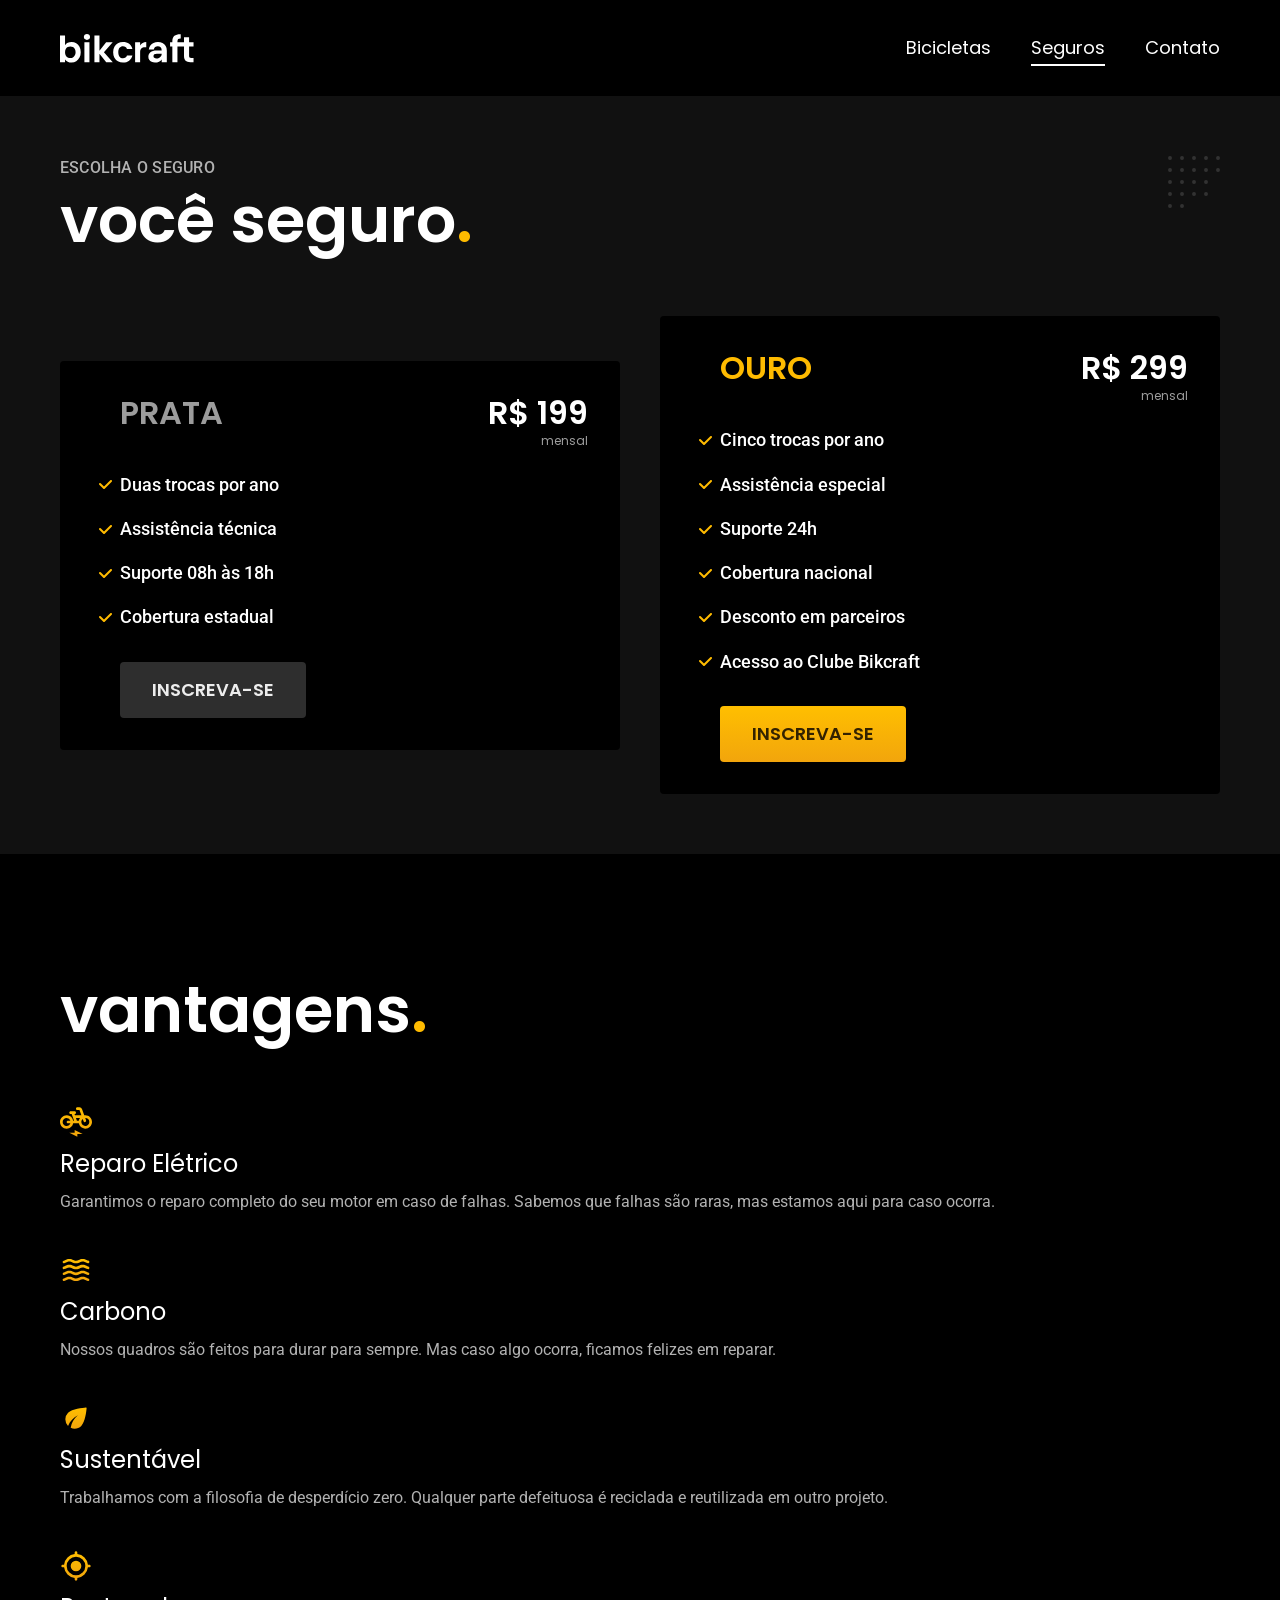
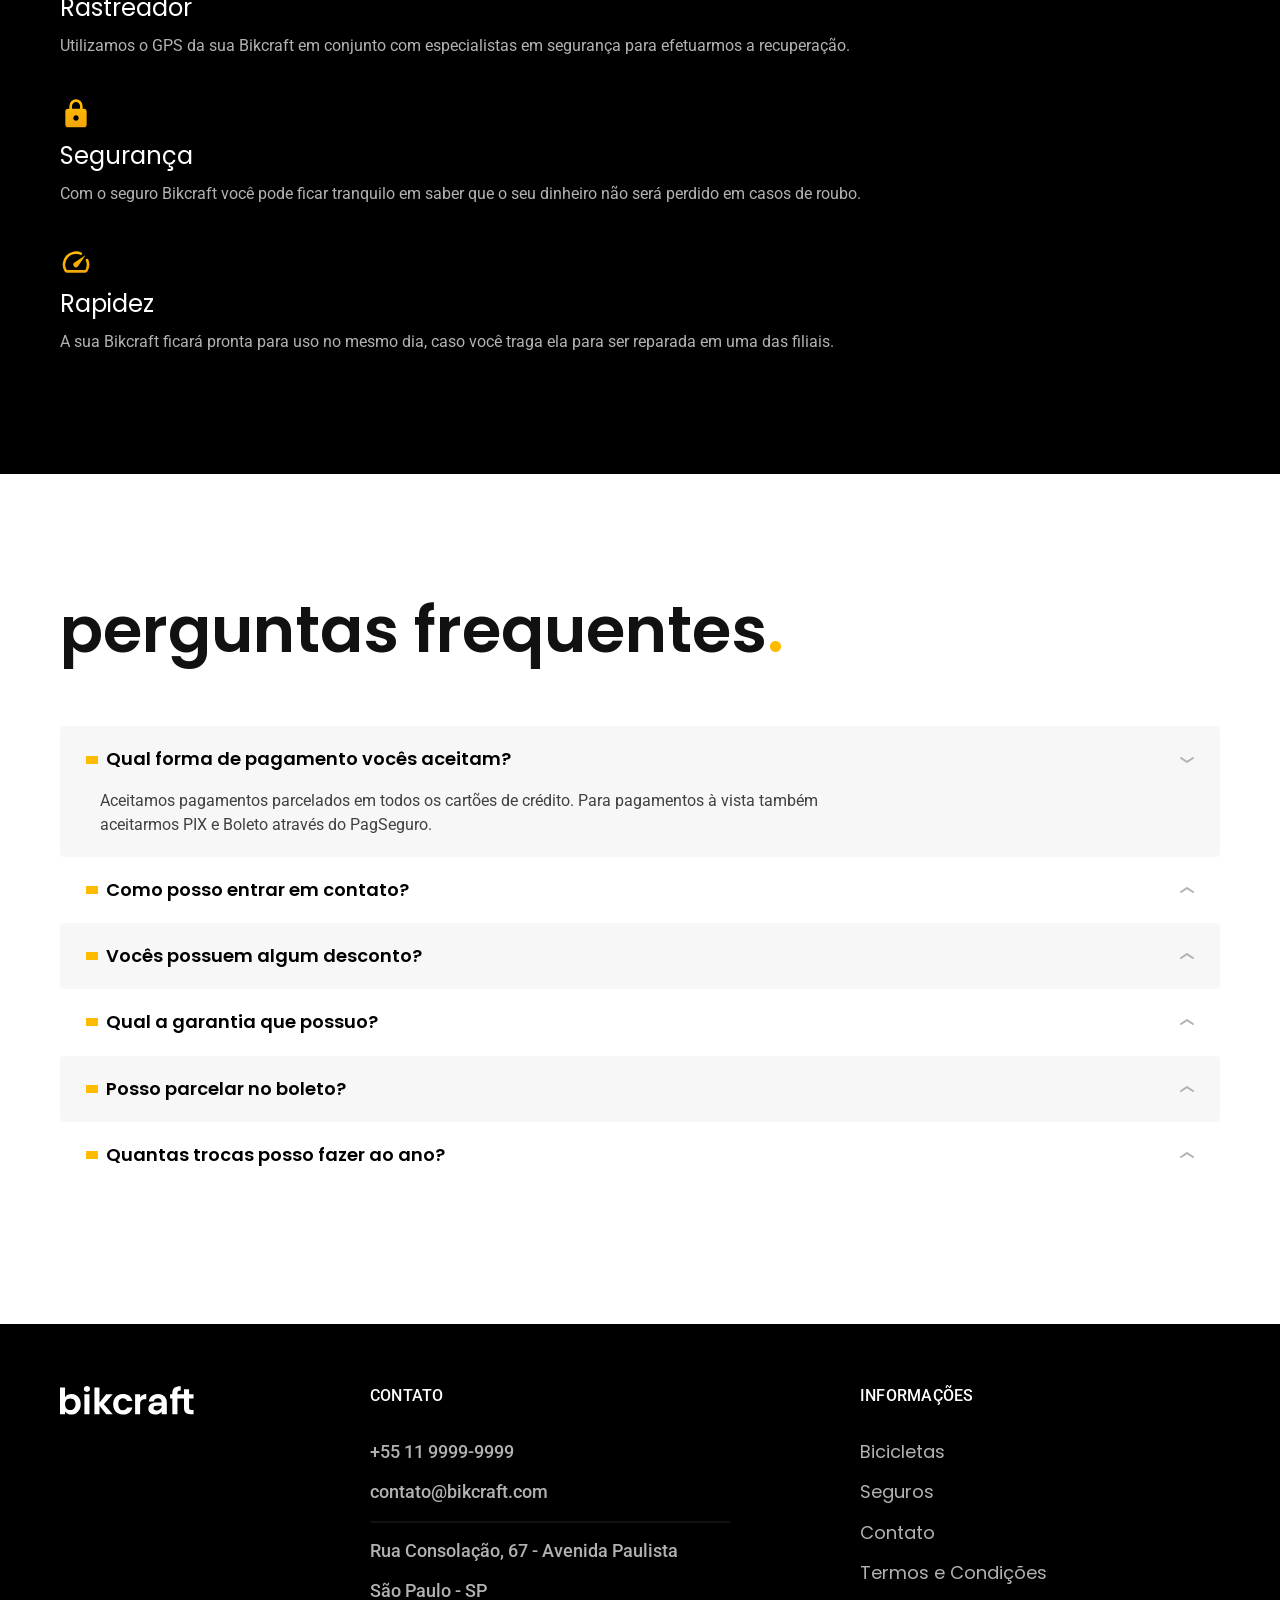
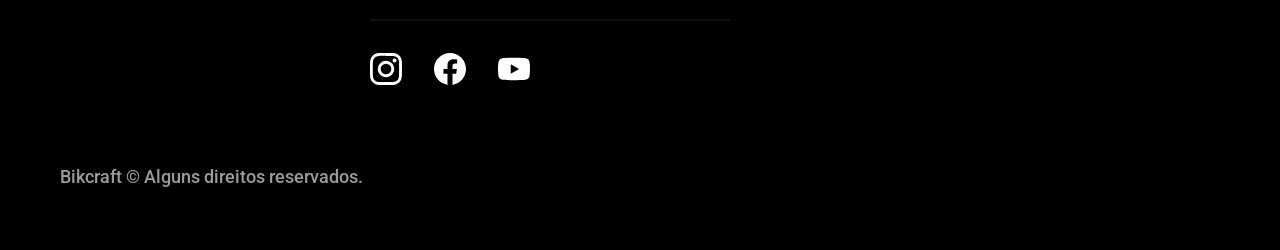
<file: seguros.html>
<!DOCTYPE html>
<html lang="pt-br">
<head>
    <meta charset="UTF-8">
    <meta name="viewport" content="width=device-width, initial-scale=1.0">

    <title>Seguros | Bikcraft - Bicicletas Elétricas</title>
    <meta name="description" content="Seguros.">    

    <link rel="preload" href="./css/style.css" as="style">
    <link rel="stylesheet" href="./css/style.css">

    <link rel="preconnect" href="https://fonts.googleapis.com">
    <link rel="preconnect" href="https://fonts.gstatic.com" crossorigin>
    <link href="https://fonts.googleapis.com/css2?family=Merriweather:ital,opsz,wght@0,18..144,300..900;1,18..144,300..900&family=Poppins:wght@400;600&family=Roboto:ital@0;1&display=swap" rel="stylesheet">
<script>document.documentElement.classList.add('js');</script>
</head>

<body id="seguros">
    <header class="header-bg">
    <div class="header container">
        <a href="./">
            <img src="./img/bikcraft.svg" width="136" height="32" alt="Bikcraft">
        </a>
        <nav aria-label="primaria">
            <ul class="header-menu font-1-m cor-0">
                <li><a href="./bicicletas.html">Bicicletas</a></li>
                <li><a href="./seguros.html">Seguros</a></li>
                <li><a href="./contato.html">Contato</a></li>
            </ul>
        </nav>
    </div>
    </header>

    <main class="seguros-bg">
        <div class="titulo-bg">
            <div class="titulo container">
                <p class="font-2-l-b cor-5">Escolha o Seguro</p>
                <h1 class="font-1-xxl cor-0">você seguro<span class="cor-p1">.</span></h1>
            </div>
        </div>

        <div class="seguros container">
            <div class="seguros-item fadeInLeft" data-anime="200">
                <h3 class="font-1-xl cor-6">PRATA</h3>
                <span class="font-1-xl cor-0">R$ 199 <span class="font-1-xs cor-6">mensal</span></span>
                <ul class="font-2-m cor-0">
                    <li>Duas trocas por ano</li>
                    <li>Assistência técnica</li>
                    <li>Suporte 08h às 18h</li>
                    <li>Cobertura estadual</li>
                </ul>
                <a class="botao secundario" href="./orcamento.html?tipo=seguro&produto=prata">Inscreva-se</a>
            </div>

            <div class="seguros-item fadeInRight" data-anime="400">
                <h3 class="font-1-xl cor-p1">OURO</h3>
                <span class="font-1-xl cor-0">R$ 299 <span class="font-1-xs cor-6">mensal</span></span>
                <ul class="font-2-m cor-0">
                    <li>Cinco trocas por ano</li>
                    <li>Assistência especial</li>
                    <li>Suporte 24h</li>
                    <li>Cobertura nacional</li>
                    <li>Desconto em parceiros</li>
                    <li>Acesso ao Clube Bikcraft</li>
                </ul>
                <a class="botao" href="./orcamento.html?tipo=seguro&produto=ouro">Inscreva-se</a>
            </div>
        </div>
    </main>


    <article class="vantagens-bg">
        <div class="vantagens container">
            <h2 class="font-1-xxl cor-0">vantagens<span class="cor-p1">.</span></h2>
            <ul>
                <li>
                    <img src="./img/icones/eletrica.svg" width="32" height="32" alt="">
                    <h3 class="font-1-l cor-0">Reparo Elétrico</h3>
                    <p class="font-2-s cor-5">Garantimos o reparo completo do seu motor em caso de falhas. Sabemos que falhas são raras, mas estamos aqui para caso ocorra.</p>
                </li>
                <li>
                    <img src="./img/icones/carbono.svg" width="32" height="32" alt="">
                    <h3 class="font-1-l cor-0"> Carbono</h3>
                    <p class="font-2-s cor-5">Nossos quadros são feitos para durar para sempre. Mas caso algo ocorra, ficamos felizes em reparar.</p>
                </li>
                <li>
                    <img src="./img/icones/sustentavel.svg" width="32" height="32" alt="">
                    <h3 class="font-1-l cor-0">Sustentável</h3>
                    <p class="font-2-s cor-5">Trabalhamos com a filosofia de desperdício zero. Qualquer parte defeituosa é reciclada e reutilizada em outro projeto.</p>
                </li>
                <li>
                    <img src="./img/icones/rastreador.svg" width="32" height="32" alt="">
                    <h3 class="font-1-l cor-0">Rastreador</h3>
                    <p class="font-2-s cor-5">Utilizamos o GPS da sua Bikcraft em conjunto com especialistas em segurança para efetuarmos a recuperação.</p>
                </li>
                <li>
                    <img src="./img/icones/seguro.svg" width="32" height="32" alt="">
                    <h3 class="font-1-l cor-0">Segurança</h3>
                    <p class="font-2-s cor-5">Com o seguro Bikcraft você pode ficar tranquilo em saber que o seu dinheiro não será perdido em casos de roubo.</p>
                </li>
                <li>
                    <img src="./img/icones/velocidade.svg" width="32" height="32" alt="">
                    <h3 class="font-1-l cor-0">Rapidez</h3>
                    <p class="font-2-s cor-5">A sua Bikcraft ficará pronta para uso no mesmo dia, caso você traga ela para ser reparada em uma das filiais.</p>
                </li>
            </ul>
        </div>
    </article>

    <article class="perguntas container">
        <h2 class="font-1-xxl">perguntas frequentes<span class="cor-p1">.</span></h2>
        <dl class="">
            <div>
                <dt><button class="font-1-m-b" aria-controls="pergunta1" aria-expanded="true">Qual forma de pagamento vocês aceitam?</button></dt>
                <dd id="pergunta1" class="font-2-s cor-9 ativa">Aceitamos pagamentos parcelados em todos os cartões de crédito. Para pagamentos à vista também aceitarmos PIX e Boleto através do PagSeguro.</dd>
            </div>
            <div>
                <dt><button class="font-1-m-b" aria-controls="pergunta2" aria-expanded="false">Como posso entrar em contato?</button></dt>
                <dd id="pergunta2" class="font-2-s cor-9">Aceitamos pagamentos parcelados em todos os cartões de crédito. Para pagamentos à vista também aceitarmos PIX e Boleto através do PagSeguro.</dd>
            </div>
            <div>
                <dt><button class="font-1-m-b" aria-controls="pergunta3" aria-expanded="false">Vocês possuem algum desconto?</button></dt>
                <dd id="pergunta3" class="font-2-s cor-9">Aceitamos pagamentos parcelados em todos os cartões de crédito. Para pagamentos à vista também aceitarmos PIX e Boleto através do PagSeguro.</dd>
            </div>
            <div>
                <dt><button class="font-1-m-b" aria-controls="pergunta4" aria-expanded="false">Qual a garantia que possuo?</button></dt>
                <dd id="pergunta4" class="font-2-s cor-9">Aceitamos pagamentos parcelados em todos os cartões de crédito. Para pagamentos à vista também aceitarmos PIX e Boleto através do PagSeguro.</dd>
            </div>
            <div>
                <dt><button class="font-1-m-b" aria-controls="pergunta5" aria-expanded="false">Posso parcelar no boleto?</button></dt>
                <dd id="pergunta5" class="font-2-s cor-9">Aceitamos pagamentos parcelados em todos os cartões de crédito. Para pagamentos à vista também aceitarmos PIX e Boleto através do PagSeguro.</dd>
            </div>
            <div>
                <dt><button class="font-1-m-b" aria-controls="pergunta6" aria-expanded="false">Quantas trocas posso fazer ao ano?</button></dt>
                <dd id="pergunta6" class="font-2-s cor-9">Aceitamos pagamentos parcelados em todos os cartões de crédito. Para pagamentos à vista também aceitarmos PIX e Boleto através do PagSeguro.</dd>
            </div>
        </dl>
    </article>

    <footer class="footer-bg">
        <div class="footer container">
            <img src="./img/bikcraft.svg" width="136" height="32" alt="Bikcraft">
            <div class="footer-contato">
                <h3 class="font-2-l-b cor-0">Contato</h3>
                <ul class="font-2-m cor-5">
                    <li><a href="tel:+551199999999">+55 11 9999-9999</a></li>
                    <li><a href="mailto:contato@bikcraft.com">contato@bikcraft.com</a></li>
                    <li>Rua Consolação, 67 - Avenida Paulista</li>
                    <li>São Paulo - SP</li>
                </ul>
                <div class="footer-redes">
                    <a href="./"><img src="./img/redes/instagram.svg" width="32" height="32" alt="instagram"></a>
                    <a href="./"><img src="./img/redes/facebook.svg" width="32" height="32" alt="facebook"></a>
                    <a href="./"><img src="./img/redes/youtube.svg" width="32" height="32" alt="youtube"></a>
                </div>
            </div>
            <div class="footer-informacoes">
                <h3 class="font-2-l-b cor-0">Informações</h3>
                <nav>
                    <ul class="font-1-m cor-5">
                        <li><a href="./bicicletas.html">Bicicletas</a></li>
                        <li><a href="./seguros.html">Seguros</a></li>
                        <li><a href="./contato.html">Contato</a></li>
                        <li><a href="./termos.html">Termos e Condições</a></li>
                    </ul>
                </nav>
            </div>
            <p class="footer-copy font-2-m cor-6">Bikcraft © Alguns direitos reservados.</p>
        </div>
    </footer>

    <script src="./js/plugins/simple-anime.js"></script>
    <script src="./js/script.js"></script>
</body>
</file>
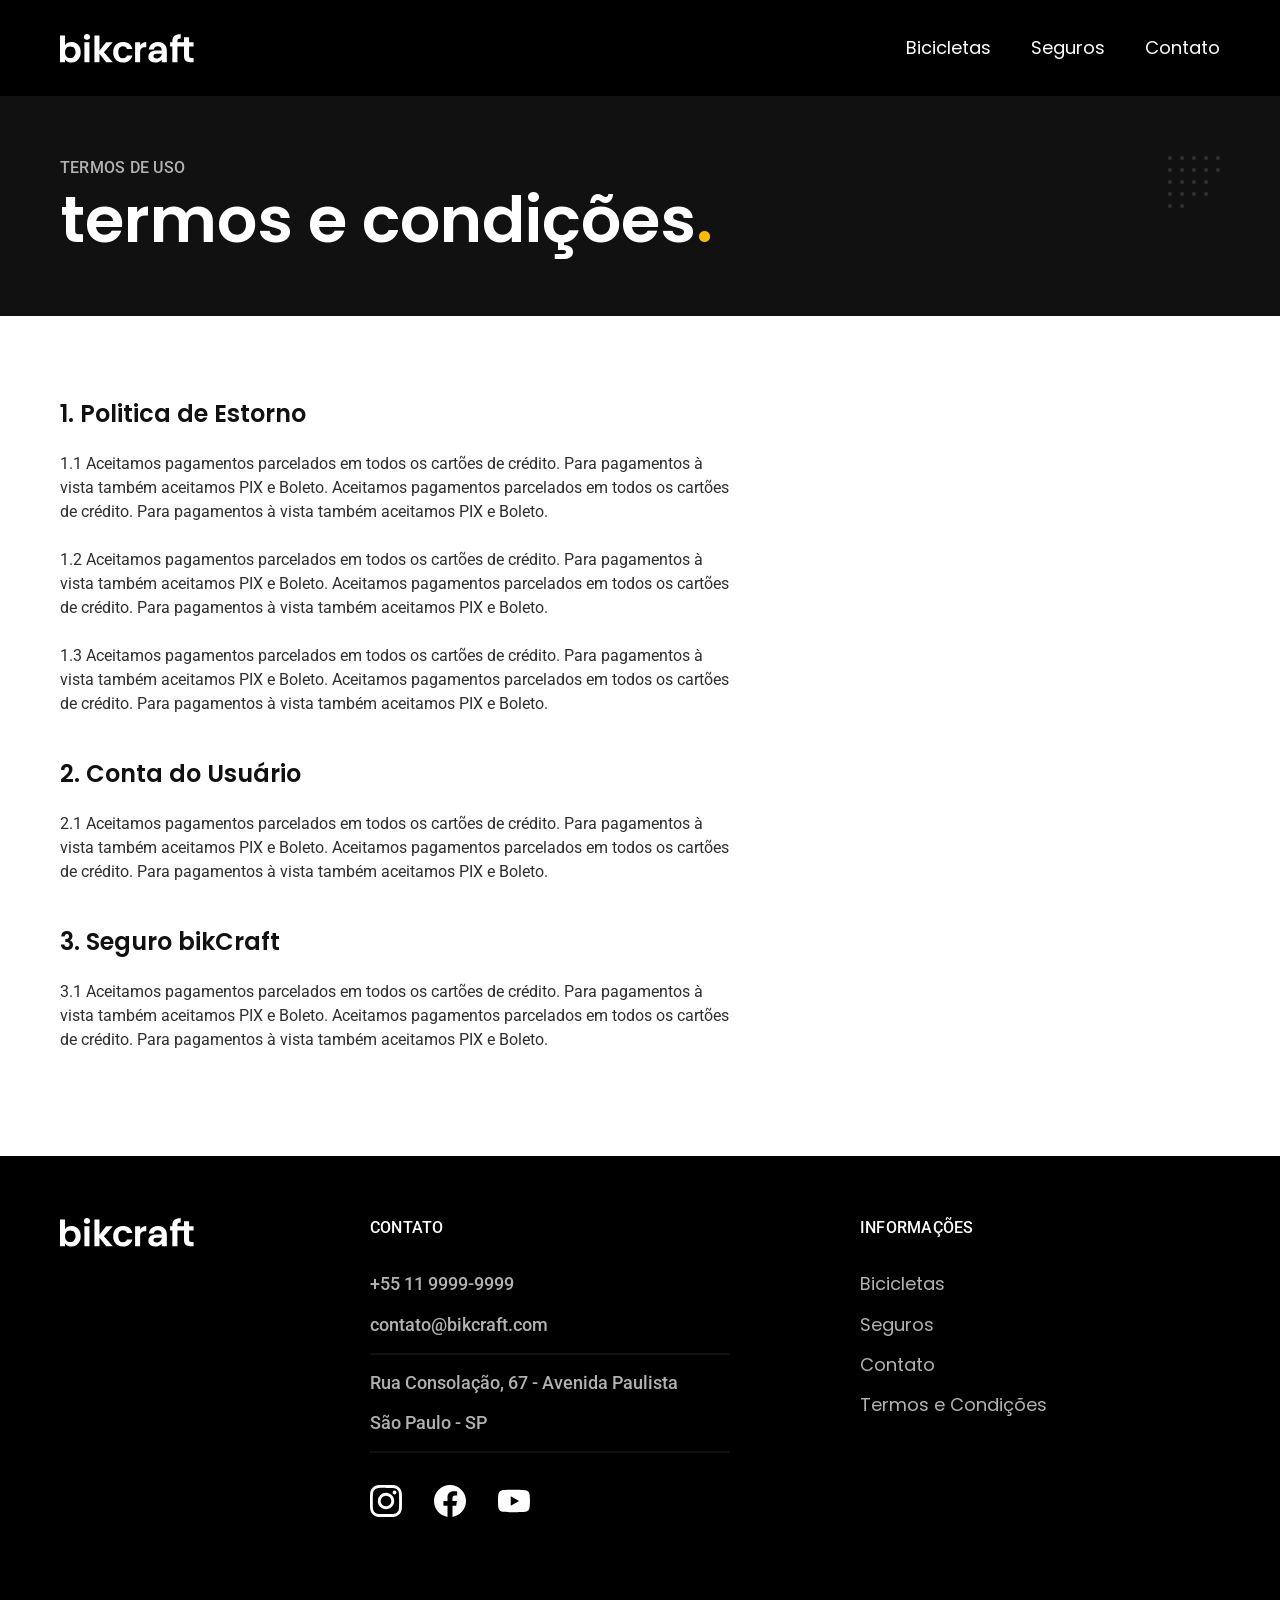
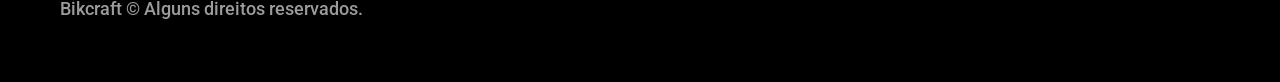
<file: termos.html>
<!DOCTYPE html>
<html lang="pt-br">
<head>
    <meta charset="UTF-8">
    <meta name="viewport" content="width=device-width, initial-scale=1.0">

    <title>Termos e Condições | Bikcraft - Bicicletas Elétricas</title>
    <meta name="description" content="Termos e Condições.">    

    <link rel="preload" href="./css/style.css" as="style">
    <link rel="stylesheet" href="./css/style.css">

    <link rel="preconnect" href="https://fonts.googleapis.com">
    <link rel="preconnect" href="https://fonts.gstatic.com" crossorigin>
    <link href="https://fonts.googleapis.com/css2?family=Merriweather:ital,opsz,wght@0,18..144,300..900;1,18..144,300..900&family=Poppins:wght@400;600&family=Roboto:ital@0;1&display=swap" rel="stylesheet">
<script>document.documentElement.classList.add('js');</script>
</head>

<body id="termos">
    <header class="header-bg">
    <div class="header container">
        <a href="./">
            <img src="./img/bikcraft.svg" width="136" height="32" alt="Bikcraft">
        </a>
        <nav aria-label="primaria">
            <ul class="header-menu font-1-m cor-0">
                <li><a href="./bicicletas.html">Bicicletas</a></li>
                <li><a href="./seguros.html">Seguros</a></li>
                <li><a href="./contato.html">Contato</a></li>
            </ul>
        </nav>
    </div>
    </header>

    <main>
        <div class="titulo-bg">
            <div class="titulo container">
                <p class="font-2-l-b cor-5">Termos de uso</p>
                <h1 class="font-1-xxl cor-0">termos e condições<span class="cor-p1">.</span></h1>
            </div>
        </div>

        <div class="termos font-2-s cor-10 container">
            <h2 class="font-1-l cor-11">1. Politica de Estorno</h2>
            <p>1.1 Aceitamos pagamentos parcelados em todos os cartões de crédito. Para pagamentos à vista também aceitamos PIX e Boleto. Aceitamos pagamentos parcelados em todos os cartões de crédito. Para pagamentos à vista também aceitamos PIX e Boleto.
            </p>
            <p>1.2 Aceitamos pagamentos parcelados em todos os cartões de crédito. Para pagamentos à vista também aceitamos PIX e Boleto. Aceitamos pagamentos parcelados em todos os cartões de crédito. Para pagamentos à vista também aceitamos PIX e Boleto.</p>
            <p>1.3 Aceitamos pagamentos parcelados em todos os cartões de crédito. Para pagamentos à vista também aceitamos PIX e Boleto. Aceitamos pagamentos parcelados em todos os cartões de crédito. Para pagamentos à vista também aceitamos PIX e Boleto.</p>
            <h2 class="font-1-l cor-11">2. Conta do Usuário</h2>
            <p>2.1 Aceitamos pagamentos parcelados em todos os cartões de crédito. Para pagamentos à vista também aceitamos PIX e Boleto. Aceitamos pagamentos parcelados em todos os cartões de crédito. Para pagamentos à vista também aceitamos PIX e Boleto.
            </p>
            <h2 class="font-1-l cor-11">3. Seguro bikCraft</h2>
            <p>3.1 Aceitamos pagamentos parcelados em todos os cartões de crédito. Para pagamentos à vista também aceitamos PIX e Boleto. Aceitamos pagamentos parcelados em todos os cartões de crédito. Para pagamentos à vista também aceitamos PIX e Boleto.
            </p>
        </div>
    </main>

    <footer class="footer-bg">
        <div class="footer container">
            <img src="./img/bikcraft.svg" width="136" height="32" alt="Bikcraft">
            <div class="footer-contato">
                <h3 class="font-2-l-b cor-0">Contato</h3>
                <ul class="font-2-m cor-5">
                    <li><a href="tel:+551199999999">+55 11 9999-9999</a></li>
                    <li><a href="mailto:contato@bikcraft.com">contato@bikcraft.com</a></li>
                    <li>Rua Consolação, 67 - Avenida Paulista</li>
                    <li>São Paulo - SP</li>
                </ul>
                <div class="footer-redes">
                    <a href="./"><img src="./img/redes/instagram.svg" width="32" height="32" alt="instagram"></a>
                    <a href="./"><img src="./img/redes/facebook.svg" width="32" height="32" alt="facebook"></a>
                    <a href="./"><img src="./img/redes/youtube.svg" width="32" height="32" alt="youtube"></a>
                </div>
            </div>
            <div class="footer-informacoes">
                <h3 class="font-2-l-b cor-0">Informações</h3>
                <nav>
                    <ul class="font-1-m cor-5">
                        <li><a href="./bicicletas.html">Bicicletas</a></li>
                        <li><a href="./seguros.html">Seguros</a></li>
                        <li><a href="./contato.html">Contato</a></li>
                        <li><a href="./termos.html">Termos e Condições</a></li>
                    </ul>
                </nav>
            </div>
            <p class="footer-copy font-2-m cor-6">Bikcraft © Alguns direitos reservados.</p>
        </div>
    </footer>

    <script src="./js/script.js"></script>
</body>
</file>
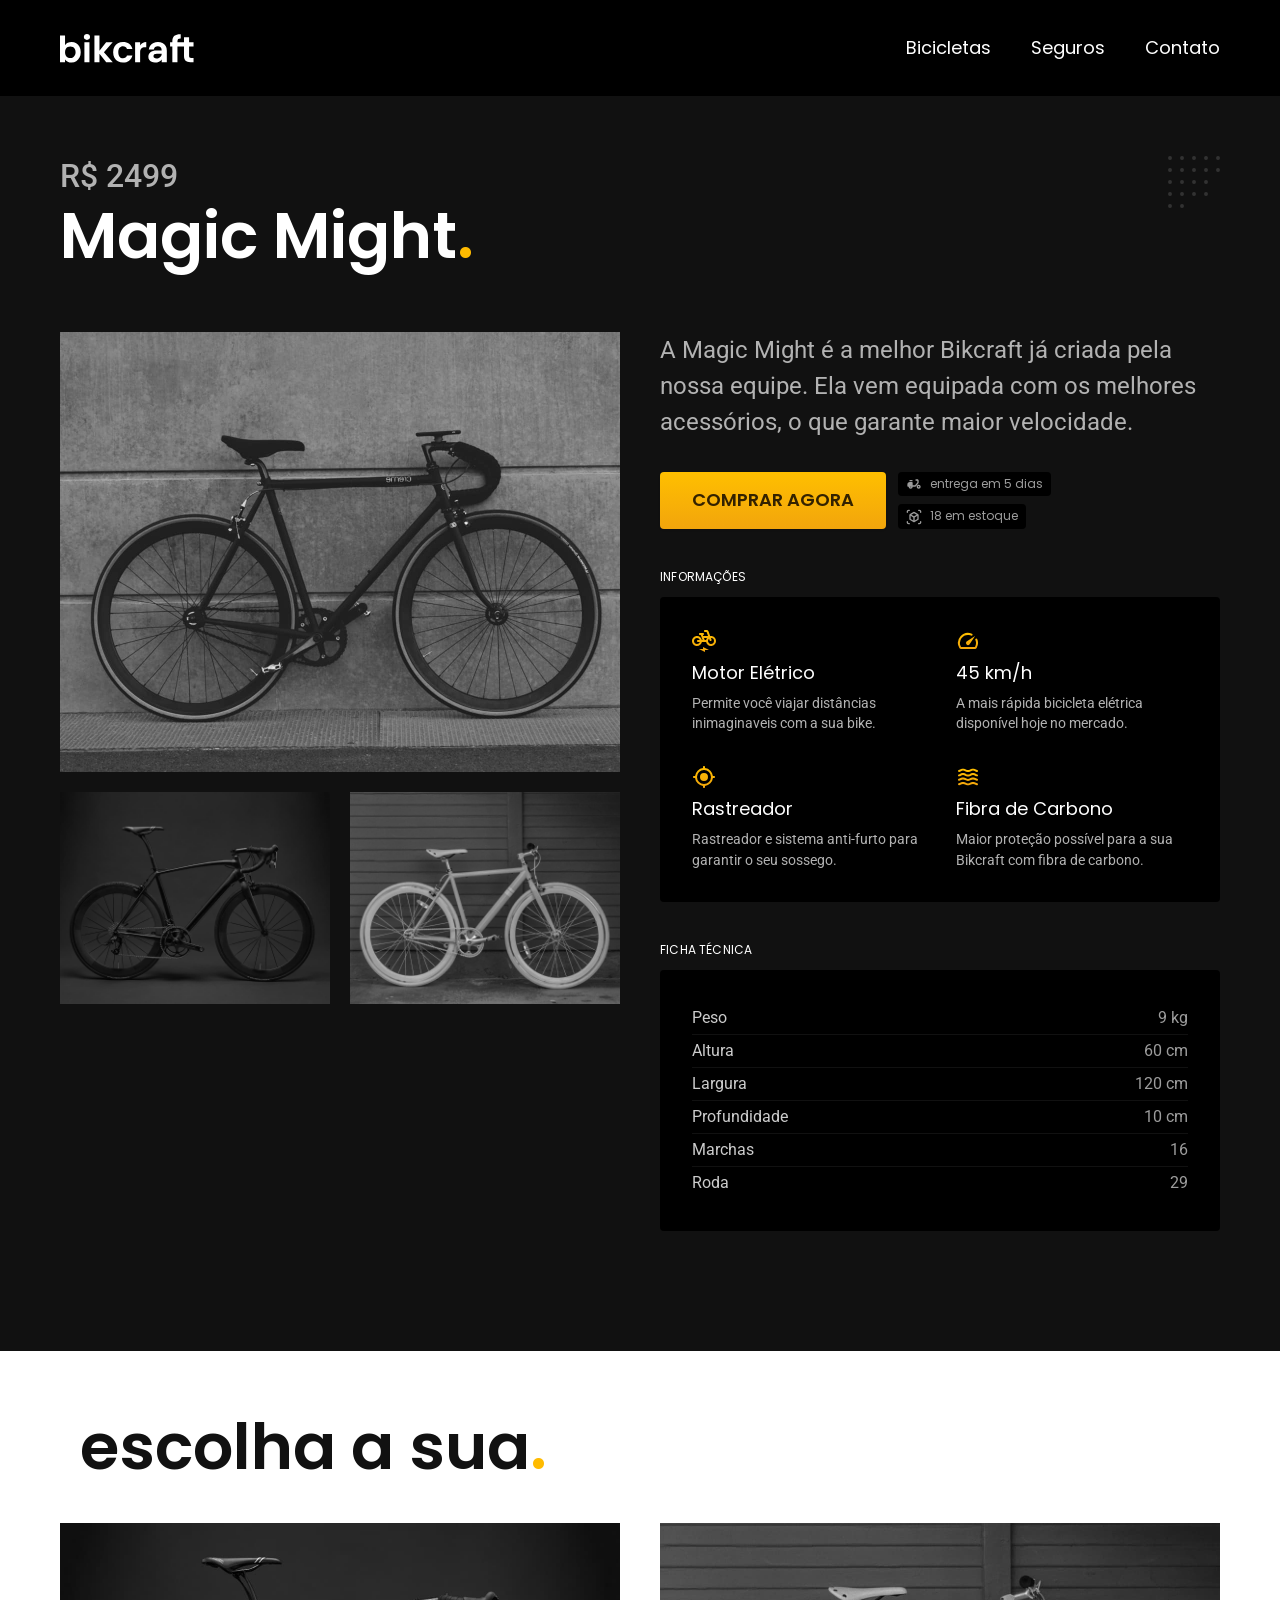
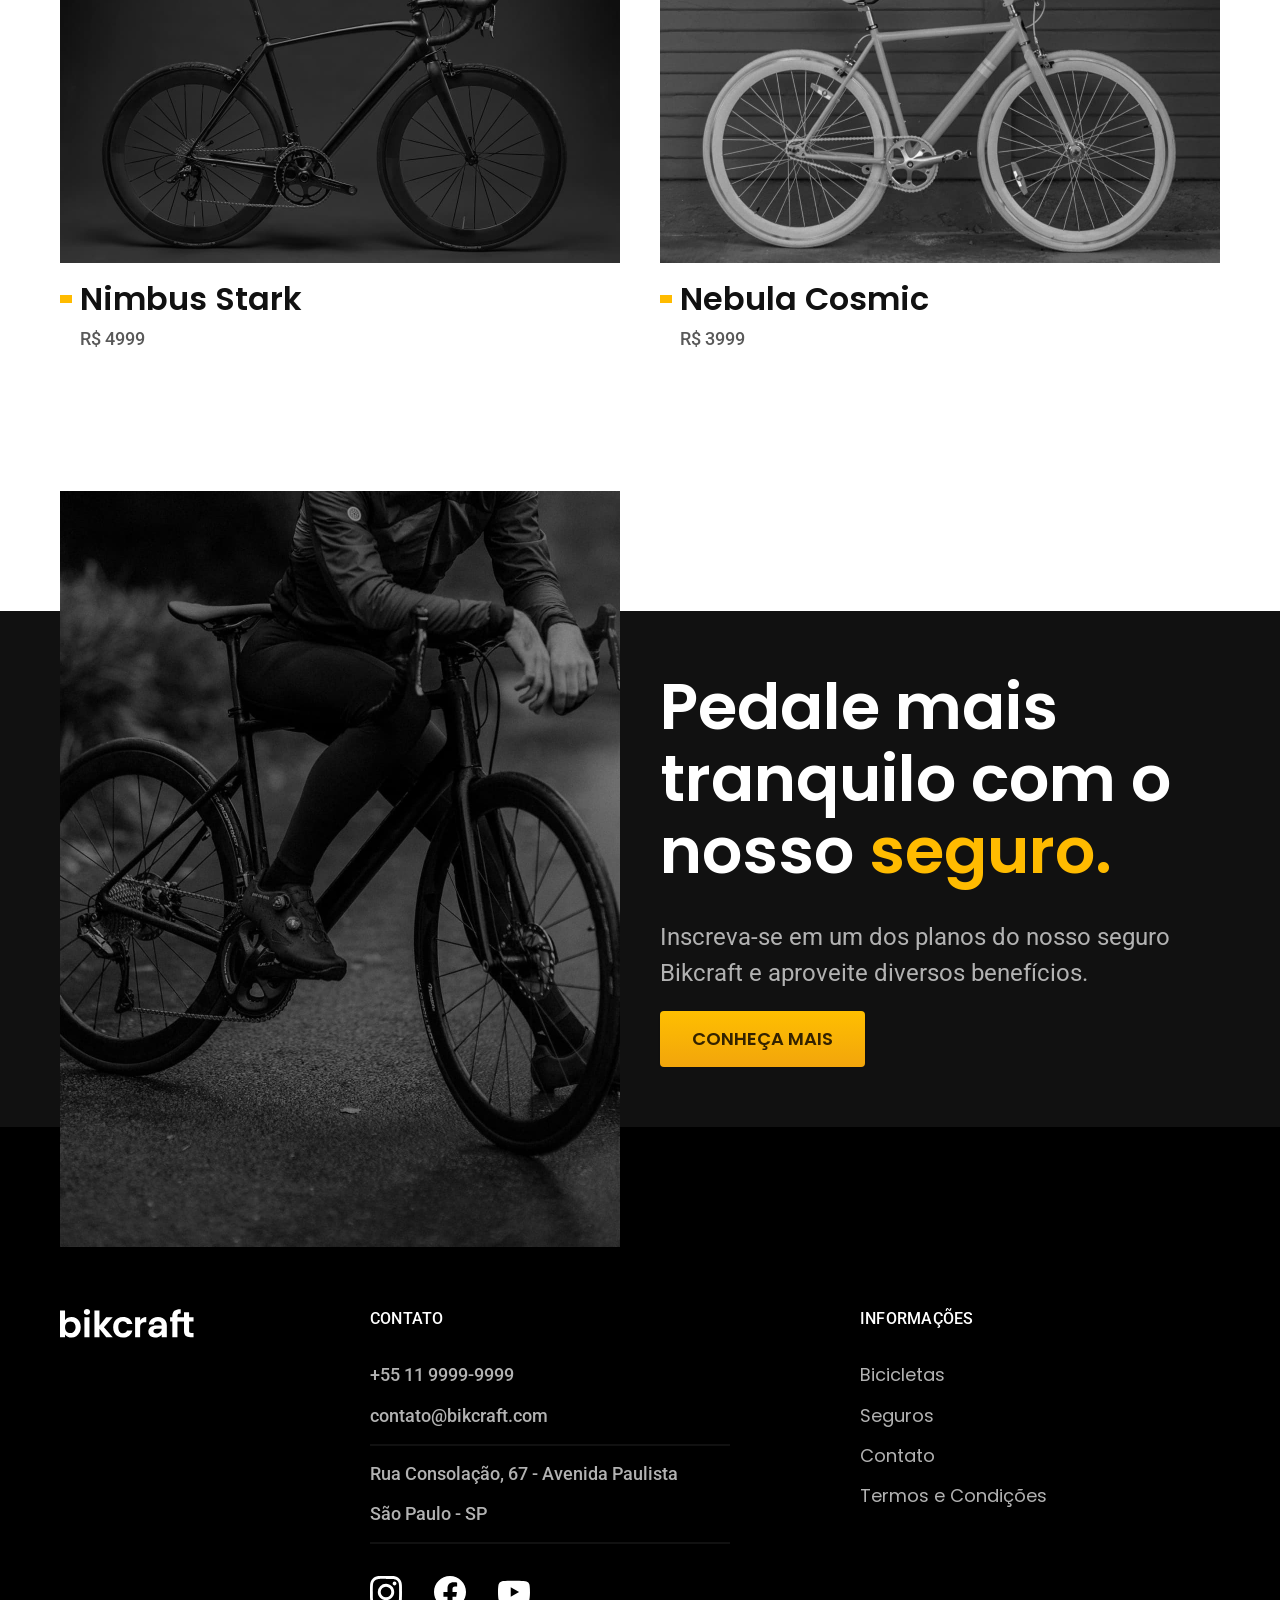
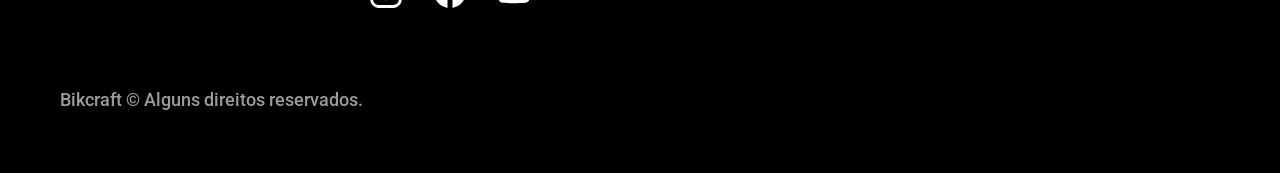
<file: bicicletas/magic.html>
<!DOCTYPE html>
<html lang="pt-br">
<head>
    <meta charset="UTF-8">
    <meta name="viewport" content="width=device-width, initial-scale=1.0">

    <title>Magic | Bikcraft - Bicicletas Elétricas</title>
    <meta name="description" content="Termos e Condições.">    

    <link rel="stylesheet" href="../css/style.css">

    <link rel="preconnect" href="https://fonts.googleapis.com">
    <link rel="preconnect" href="https://fonts.gstatic.com" crossorigin>
    <link href="https://fonts.googleapis.com/css2?family=Merriweather:ital,opsz,wght@0,18..144,300..900;1,18..144,300..900&family=Poppins:wght@400;600&family=Roboto:ital@0;1&display=swap" rel="stylesheet">
<script>document.documentElement.classList.add('js');</script>
</head>

<body id="bicicleta">
    <header class="header-bg">
    <div class="header container">
        <a href="../">
            <img src="../img/bikcraft.svg" alt="Bikcraft">
        </a>
        <nav aria-label="primaria">
            <ul class="header-menu font-1-m cor-0">
                <li><a href="../bicicletas.html">Bicicletas</a></li>
                <li><a href="../seguros.html">Seguros</a></li>
                <li><a href="../contato.html">Contato</a></li>
            </ul>
        </nav>
    </div>
    </header>

    <main class="titulo-bg">
        <div>
            <div class="titulo container">
                <p class="font-2-xl cor-5">R$ 2499</p>
                <h1 class="font-1-xxl cor-0">Magic Might<span class="cor-p1">.</span></h1>
            </div>
        </div>

        <div class="bicicleta container">
            <div class="bicicleta-imagens">
                <img src="../img/bicicleta/nimbus2.jpg" alt="Bicicleta 1">
                <img src="../img/bicicleta/nimbus1.jpg" alt="Bicicleta 2">
                <img src="../img/bicicleta/nimbus3.jpg" alt="Bicicleta 3">
            </div>
            <div class="bicicleta-conteudo">
                <p class="font-2-l cor-5">A Magic Might é a melhor Bikcraft já criada pela nossa equipe. Ela vem equipada com os melhores acessórios, o que garante maior velocidade.</p>
                <div class="bicicleta-comprar">
                    <a class="botao" href="../orcamento.html?tipo=bikcraft&produto=magic">Comprar Agora</a>
                    <span class="font-1-xs cor-6"><img src="../img/icones/entrega.svg" alt=""> entrega em 5 dias</span>
                    <span class="font-1-xs cor-6"><img src="../img/icones/estoque.svg" alt=""> 18 em estoque</span>
                </div>
            
            <h2 class="font-1-xs cor-0">Informações</h2>
            <ul class="bicicleta-informacoes">
                <li>
                    <img src="../img/icones/eletrica.svg" alt="">
                    <h3 class="font-1-m cor-0">Motor Elétrico</h3>
                    <p class="font-2-xs cor-5">Permite você viajar distâncias inimaginaveis com a sua bike.</p>
                </li>
                <li>
                    <img src="../img/icones/velocidade.svg" alt="">
                    <h3 class="font-1-m cor-0">45 km/h</h3>
                    <p class="font-2-xs cor-5">A mais rápida bicicleta elétrica disponível hoje no mercado.</p>
                </li>
                <li>
                    <img src="../img/icones/rastreador.svg" alt="">
                    <h3 class="font-1-m cor-0">Rastreador</h3>
                    <p class="font-2-xs cor-5">Rastreador e sistema anti-furto para garantir o seu sossego.</p>
                </li>
                <li>
                    <img src="../img/icones/carbono.svg" alt="">
                    <h3 class="font-1-m cor-0">Fibra de Carbono</h3>
                    <p class="font-2-xs cor-5">Maior proteção possível para a sua Bikcraft com fibra de carbono.</p>
                </li>
            </ul>
            <h2 class="font-1-xs cor-0">Ficha Técnica</h2>
                <ul class="bicicleta-ficha font-2-s cor-4">
                    <li>Peso <span>9 kg</span></li>
                    <li>Altura <span>60 cm</span></li>
                    <li>Largura <span>120 cm</span></li>
                    <li>Profundidade <span>10 cm</span></li>
                    <li>Marchas <span>16</span></li>
                    <li>Roda <span>29</span></li>
                </ul>
            </div>
        </div>
    </main>

        <article class="bicicletas-lista container">
        <h2 class="container font-1-xxl">escolha a sua<span class="cor-p1">.</span></h2>

        <ul>
            <li>
                <a href="../bicicletas/nimbus.html">
                    <img src="../img/bicicletas/nimbus.jpg" alt="Bicicleta preta">
                    <h3 class="font-1-xl">Nimbus Stark</h3>
                    <span class="font-2-m cor-8">R$ 4999</span>
                </a>
            </li>
            <li>
                <a href="../bicicletas/nebula.html">
                    <img src="../img/bicicletas/nebula.jpg" alt="Bicicleta branca">
                    <h3 class="font-1-xl">Nebula Cosmic</h3>
                    <span class="font-2-m cor-8">R$ 3999</span>
                </a>
            </li>
        </ul>
    </article>

    <article class="seguro-bg">
        <div class="seguro container">
            <div class="seguro-imagem">
                <img src="../img/fotos/seguros.jpg" alt="Pessoa em cima de uma bikcraft.">
            </div>
            <div class="seguro-conteudo">
                <h2 class="font-1-xxl cor-0">Pedale mais tranquilo com o nosso <span class="cor-p1">seguro.</span></h2>
                <p class="font-2-l cor-5">Inscreva-se em um dos planos do nosso seguro Bikcraft e aproveite diversos benefícios.</p>
                <a class="botao" href="../seguros.html">Conheça Mais</a>
            </div>
        </div>
    </article>

    <footer class="footer-bg">
        <div class="footer container">
            <img src="../img/bikcraft.svg" alt="Bikcraft">
            <div class="footer-contato">
                <h3 class="font-2-l-b cor-0">Contato</h3>
                <ul class="font-2-m cor-5">
                    <li><a href="tel:+551199999999">+55 11 9999-9999</a></li>
                    <li><a href="mailto:contato@bikcraft.com">contato@bikcraft.com</a></li>
                    <li>Rua Consolação, 67 - Avenida Paulista</li>
                    <li>São Paulo - SP</li>
                </ul>
                <div class="footer-redes">
                    <a href="./"><img src="../img/redes/instagram.svg" alt="instagram"></a>
                    <a href="./"><img src="../img/redes/facebook.svg" alt="facebook"></a>
                    <a href="./"><img src="../img/redes/youtube.svg" alt="youtube"></a>
                </div>
            </div>
            <div class="footer-informacoes">
                <h3 class="font-2-l-b cor-0">Informações</h3>
                <nav>
                    <ul class="font-1-m cor-5">
                        <li><a href="../bicicletas.html">Bicicletas</a></li>
                        <li><a href="../seguros.html">Seguros</a></li>
                        <li><a href="../contato.html">Contato</a></li>
                        <li><a href="../termos.html">Termos e Condições</a></li>
                    </ul>
                </nav>
            </div>
            <p class="footer-copy font-2-m cor-6">Bikcraft © Alguns direitos reservados.</p>
        </div>
    </footer>

    <script src="../js/script.js"></script>
</body>
</file>
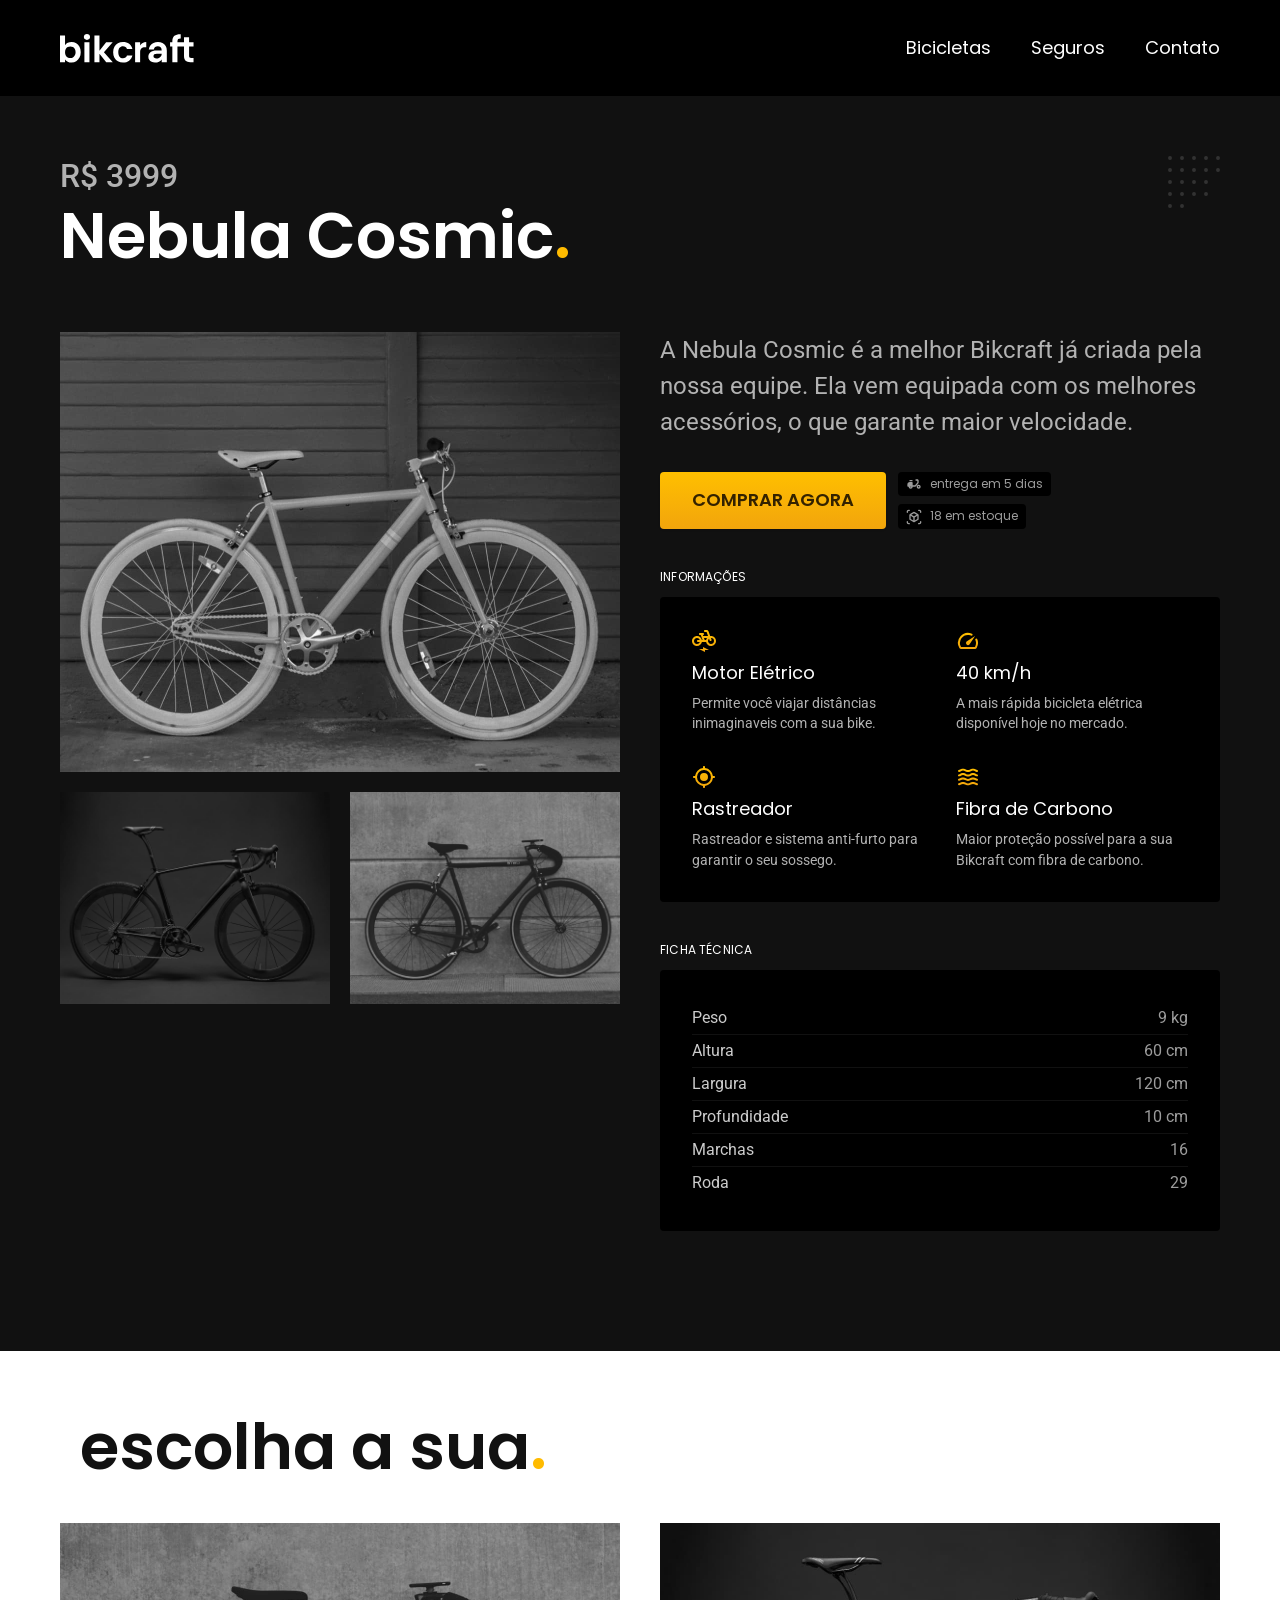
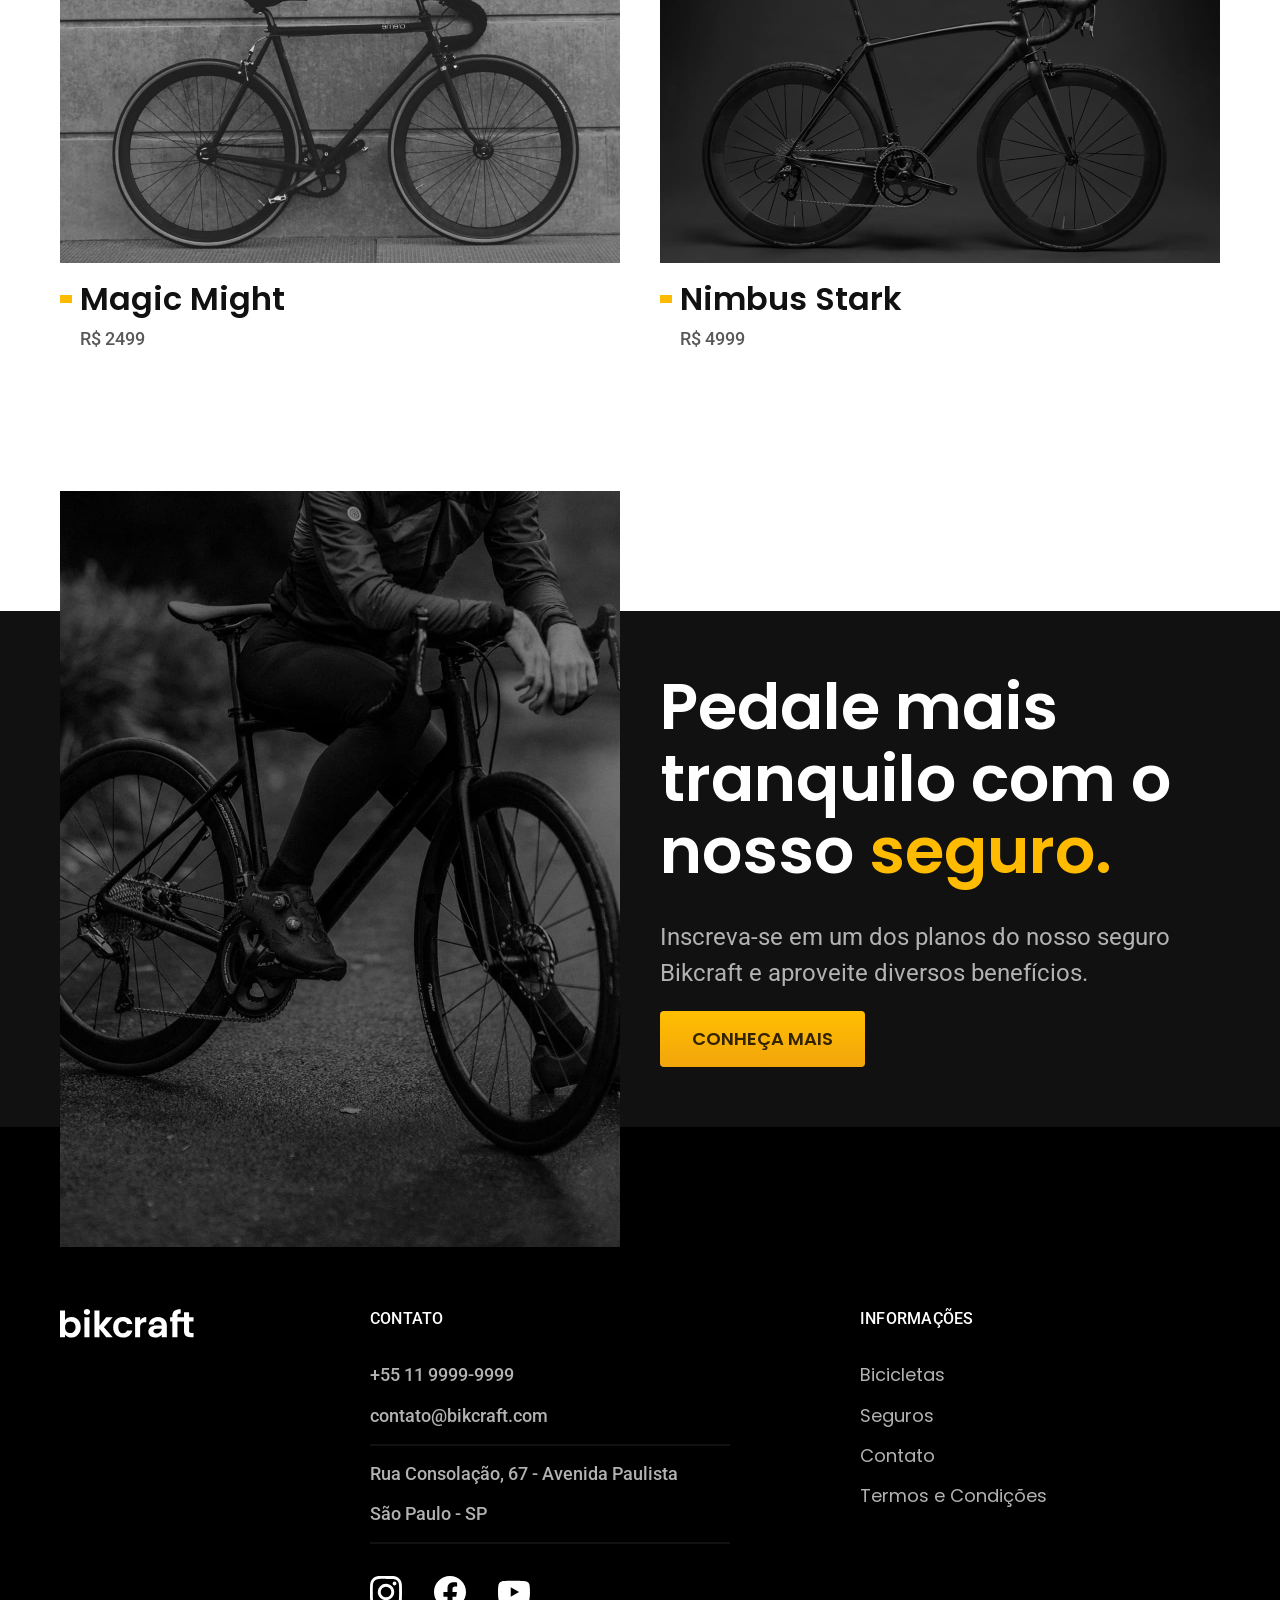
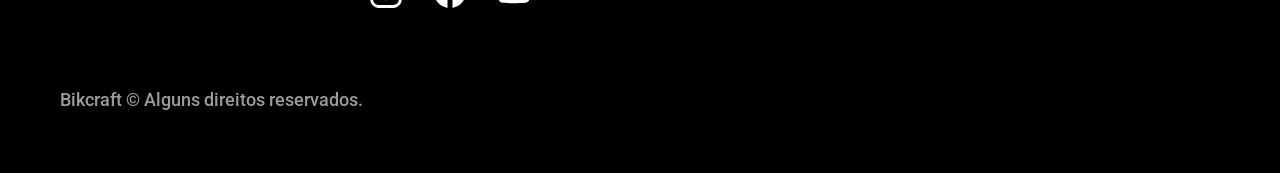
<file: bicicletas/nebula.html>
<!DOCTYPE html>
<html lang="pt-br">
<head>
    <meta charset="UTF-8">
    <meta name="viewport" content="width=device-width, initial-scale=1.0">

    <title>Nebula | Bikcraft - Bicicletas Elétricas</title>
    <meta name="description" content="Termos e Condições.">    

    <link rel="stylesheet" href="../css/style.css">

    <link rel="preconnect" href="https://fonts.googleapis.com">
    <link rel="preconnect" href="https://fonts.gstatic.com" crossorigin>
    <link href="https://fonts.googleapis.com/css2?family=Merriweather:ital,opsz,wght@0,18..144,300..900;1,18..144,300..900&family=Poppins:wght@400;600&family=Roboto:ital@0;1&display=swap" rel="stylesheet">
<script>document.documentElement.classList.add('js');</script>
</head>

<body id="bicicleta">
    <header class="header-bg">
    <div class="header container">
        <a href="../">
            <img src="../img/bikcraft.svg" alt="Bikcraft">
        </a>
        <nav aria-label="primaria">
            <ul class="header-menu font-1-m cor-0">
                <li><a href="../bicicletas.html">Bicicletas</a></li>
                <li><a href="../seguros.html">Seguros</a></li>
                <li><a href="../contato.html">Contato</a></li>
            </ul>
        </nav>
    </div>
    </header>

    <main class="titulo-bg">
        <div>
            <div class="titulo container">
                <p class="font-2-xl cor-5">R$ 3999</p>
                <h1 class="font-1-xxl cor-0">Nebula Cosmic<span class="cor-p1">.</span></h1>
            </div>
        </div>

        <div class="bicicleta container">
            <div class="bicicleta-imagens">
                <img src="../img/bicicleta/nimbus3.jpg" alt="Bicicleta 1">
                <img src="../img/bicicleta/nimbus1.jpg" alt="Bicicleta 2">
                <img src="../img/bicicleta/nimbus2.jpg" alt="Bicicleta 3">
            </div>
            <div class="bicicleta-conteudo">
                <p class="font-2-l cor-5">A Nebula Cosmic é a melhor Bikcraft já criada pela nossa equipe. Ela vem equipada com os melhores acessórios, o que garante maior velocidade.</p>
                <div class="bicicleta-comprar">
                    <a class="botao" href="../orcamento.html?tipo=bikcraft&produto=nebula">Comprar Agora</a>
                    <span class="font-1-xs cor-6"><img src="../img/icones/entrega.svg" alt=""> entrega em 5 dias</span>
                    <span class="font-1-xs cor-6"><img src="../img/icones/estoque.svg" alt=""> 18 em estoque</span>
                </div>
            
            <h2 class="font-1-xs cor-0">Informações</h2>
            <ul class="bicicleta-informacoes">
                <li>
                    <img src="../img/icones/eletrica.svg" alt="">
                    <h3 class="font-1-m cor-0">Motor Elétrico</h3>
                    <p class="font-2-xs cor-5">Permite você viajar distâncias inimaginaveis com a sua bike.</p>
                </li>
                <li>
                    <img src="../img/icones/velocidade.svg" alt="">
                    <h3 class="font-1-m cor-0">40 km/h</h3>
                    <p class="font-2-xs cor-5">A mais rápida bicicleta elétrica disponível hoje no mercado.</p>
                </li>
                <li>
                    <img src="../img/icones/rastreador.svg" alt="">
                    <h3 class="font-1-m cor-0">Rastreador</h3>
                    <p class="font-2-xs cor-5">Rastreador e sistema anti-furto para garantir o seu sossego.</p>
                </li>
                <li>
                    <img src="../img/icones/carbono.svg" alt="">
                    <h3 class="font-1-m cor-0">Fibra de Carbono</h3>
                    <p class="font-2-xs cor-5">Maior proteção possível para a sua Bikcraft com fibra de carbono.</p>
                </li>
            </ul>
            <h2 class="font-1-xs cor-0">Ficha Técnica</h2>
                <ul class="bicicleta-ficha font-2-s cor-4">
                    <li>Peso <span>9 kg</span></li>
                    <li>Altura <span>60 cm</span></li>
                    <li>Largura <span>120 cm</span></li>
                    <li>Profundidade <span>10 cm</span></li>
                    <li>Marchas <span>16</span></li>
                    <li>Roda <span>29</span></li>
                </ul>
            </div>
        </div>
    </main>

        <article class="bicicletas-lista container">
        <h2 class="container font-1-xxl">escolha a sua<span class="cor-p1">.</span></h2>

        <ul>
            <li>
                <a href="../bicicletas/magic.html">
                    <img src="../img/bicicletas/magic.jpg" alt="Bicicleta preta">
                    <h3 class="font-1-xl">Magic Might</h3>
                    <span class="font-2-m cor-8">R$ 2499</span>
                </a>
            </li>
            <li>
                <a href="../bicicletas/nimbus.html">
                    <img src="../img/bicicletas/nimbus.jpg" alt="Bicicleta branca">
                    <h3 class="font-1-xl">Nimbus Stark</h3>
                    <span class="font-2-m cor-8">R$ 4999</span>
                </a>
            </li>
        </ul>
    </article>

    <article class="seguro-bg">
        <div class="seguro container">
            <div class="seguro-imagem">
                <img src="../img/fotos/seguros.jpg" alt="Pessoa em cima de uma bikcraft.">
            </div>
            <div class="seguro-conteudo">
                <h2 class="font-1-xxl cor-0">Pedale mais tranquilo com o nosso <span class="cor-p1">seguro.</span></h2>
                <p class="font-2-l cor-5">Inscreva-se em um dos planos do nosso seguro Bikcraft e aproveite diversos benefícios.</p>
                <a class="botao" href="../seguros.html">Conheça Mais</a>
            </div>
        </div>
    </article>

    <footer class="footer-bg">
        <div class="footer container">
            <img src="../img/bikcraft.svg" alt="Bikcraft">
            <div class="footer-contato">
                <h3 class="font-2-l-b cor-0">Contato</h3>
                <ul class="font-2-m cor-5">
                    <li><a href="tel:+551199999999">+55 11 9999-9999</a></li>
                    <li><a href="mailto:contato@bikcraft.com">contato@bikcraft.com</a></li>
                    <li>Rua Consolação, 67 - Avenida Paulista</li>
                    <li>São Paulo - SP</li>
                </ul>
                <div class="footer-redes">
                    <a href="./"><img src="../img/redes/instagram.svg" alt="instagram"></a>
                    <a href="./"><img src="../img/redes/facebook.svg" alt="facebook"></a>
                    <a href="./"><img src="../img/redes/youtube.svg" alt="youtube"></a>
                </div>
            </div>
            <div class="footer-informacoes">
                <h3 class="font-2-l-b cor-0">Informações</h3>
                <nav>
                    <ul class="font-1-m cor-5">
                        <li><a href="../bicicletas.html">Bicicletas</a></li>
                        <li><a href="../seguros.html">Seguros</a></li>
                        <li><a href="../contato.html">Contato</a></li>
                        <li><a href="../termos.html">Termos e Condições</a></li>
                    </ul>
                </nav>
            </div>
            <p class="footer-copy font-2-m cor-6">Bikcraft © Alguns direitos reservados.</p>
        </div>
    </footer>

    <script src="../js/script.js"></script>
</body>
</file>
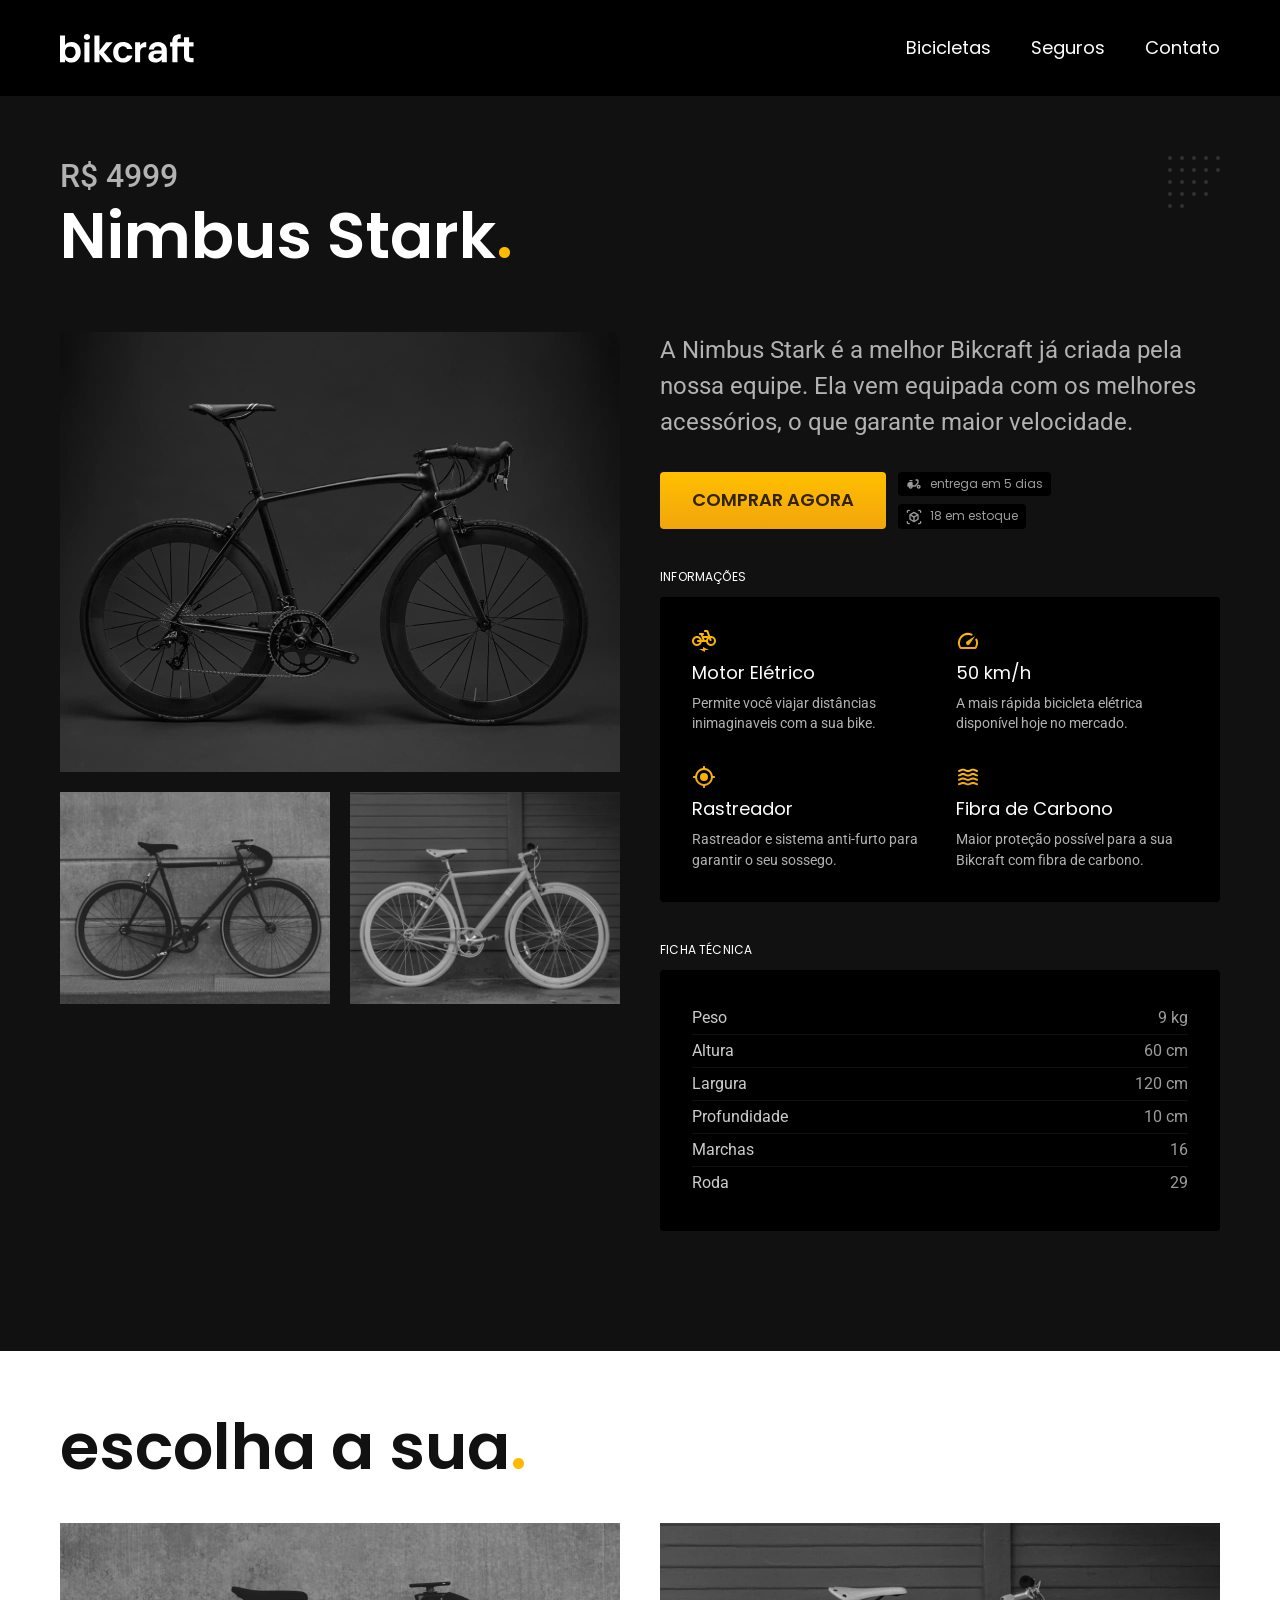
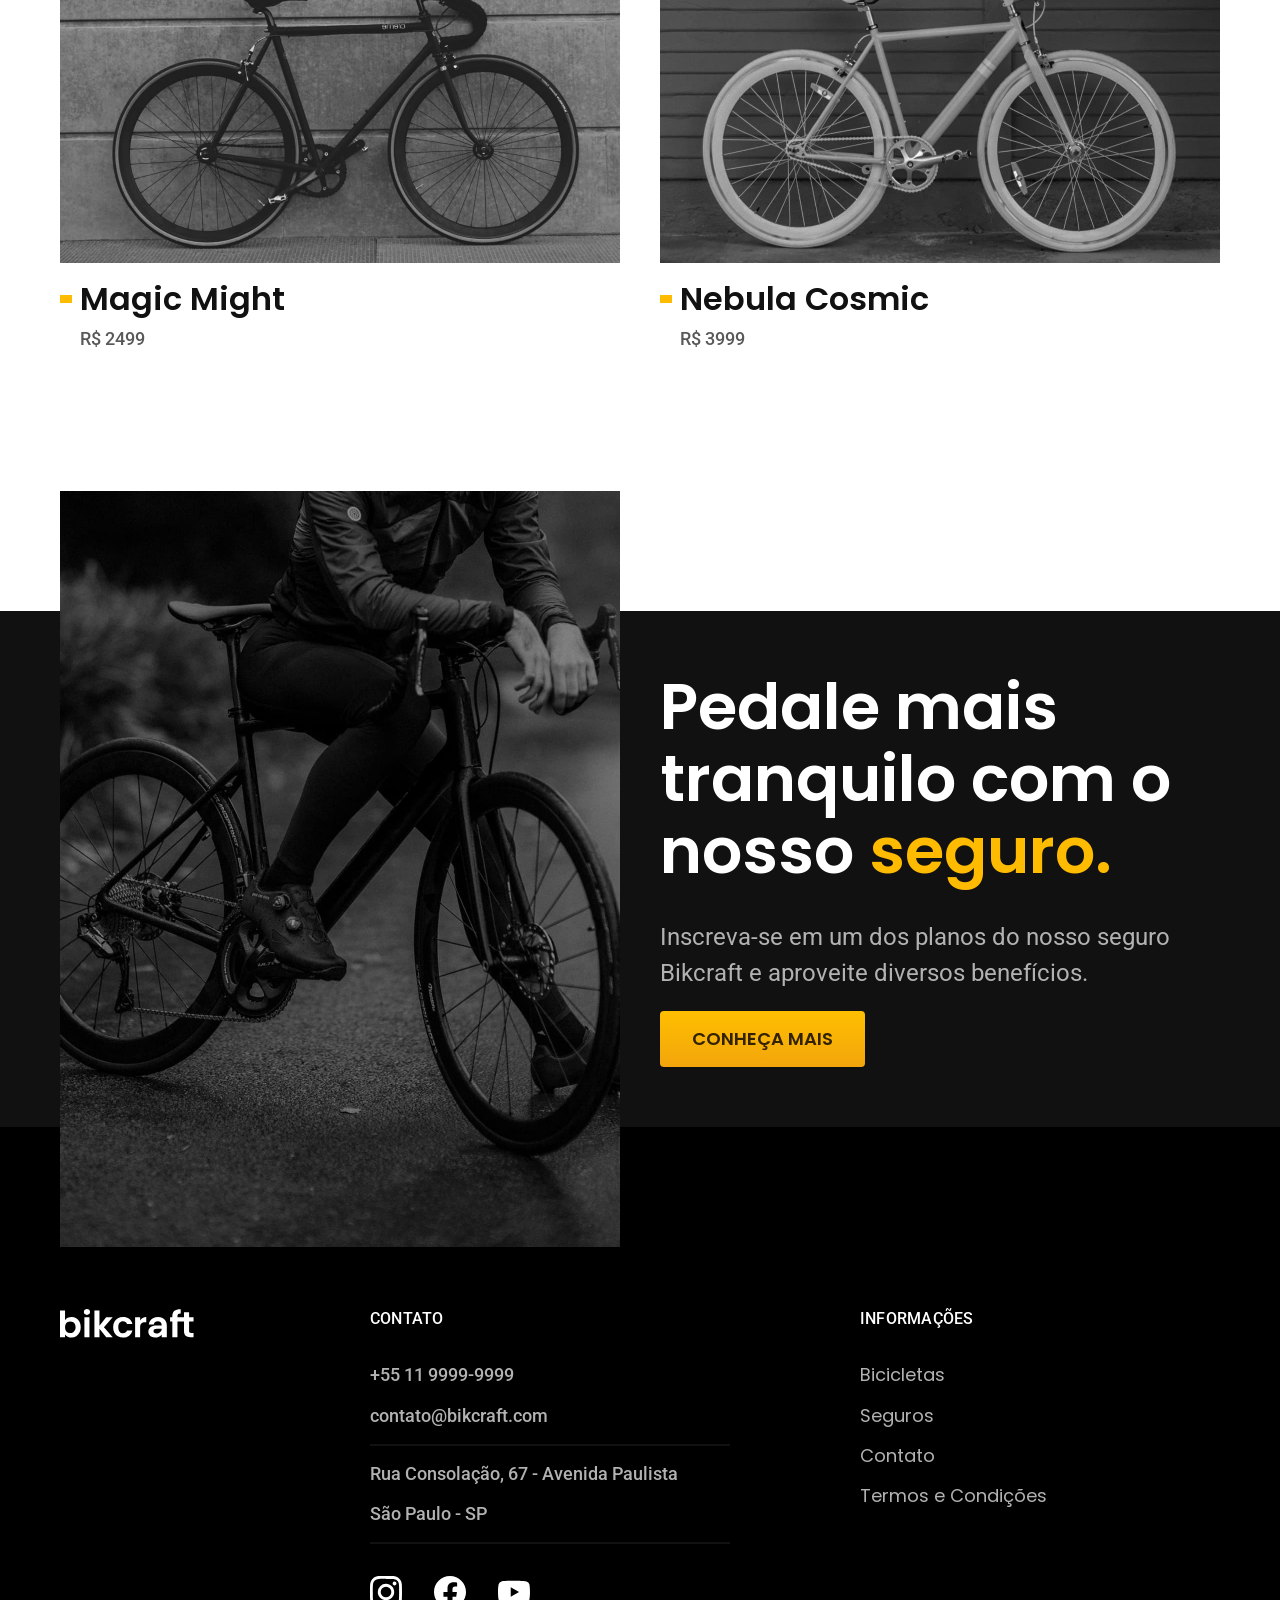
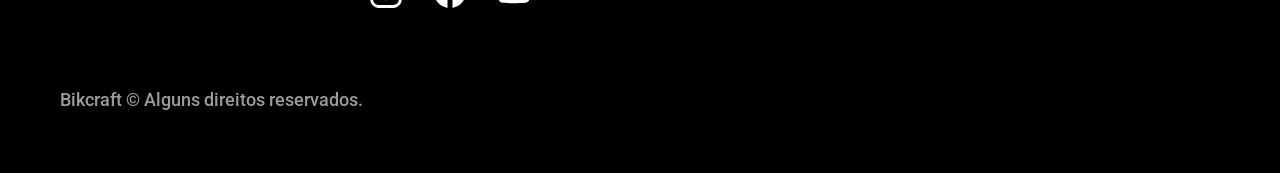
<file: bicicletas/nimbus.html>
<!DOCTYPE html>
<html lang="pt-br">
<head>
    <meta charset="UTF-8">
    <meta name="viewport" content="width=device-width, initial-scale=1.0">

    <title>Nimbus | Bikcraft - Bicicletas Elétricas</title>
    <meta name="description" content="Termos e Condições.">    

    <link rel="stylesheet" href="../css/style.css">

    <link rel="preconnect" href="https://fonts.googleapis.com">
    <link rel="preconnect" href="https://fonts.gstatic.com" crossorigin>
    <link href="https://fonts.googleapis.com/css2?family=Merriweather:ital,opsz,wght@0,18..144,300..900;1,18..144,300..900&family=Poppins:wght@400;600&family=Roboto:ital@0;1&display=swap" rel="stylesheet">
<script>document.documentElement.classList.add('js');</script>
</head>

<body id="bicicleta">
    <header class="header-bg">
    <div class="header container">
        <a href="../">
            <img src="../img/bikcraft.svg" alt="Bikcraft">
        </a>
        <nav aria-label="primaria">
            <ul class="header-menu font-1-m cor-0">
                <li><a href="../bicicletas.html">Bicicletas</a></li>
                <li><a href="../seguros.html">Seguros</a></li>
                <li><a href="../contato.html">Contato</a></li>
            </ul>
        </nav>
    </div>
    </header>

    <main class="titulo-bg">
        <div>
            <div class="titulo container">
                <p class="font-2-xl cor-5">R$ 4999</p>
                <h1 class="font-1-xxl cor-0">Nimbus Stark<span class="cor-p1">.</span></h1>
            </div>
        </div>

        <div class="bicicleta container">
            <div class="bicicleta-imagens">
                <img src="../img/bicicleta/nimbus1.jpg" alt="Bicicleta 1">
                <img src="../img/bicicleta/nimbus2.jpg" alt="Bicicleta 2">
                <img src="../img/bicicleta/nimbus3.jpg" alt="Bicicleta 3">
            </div>
            <div class="bicicleta-conteudo">
                <p class="font-2-l cor-5">A Nimbus Stark é a melhor Bikcraft já criada pela nossa equipe. Ela vem equipada com os melhores acessórios, o que garante maior velocidade.</p>
                <div class="bicicleta-comprar">
                    <a class="botao" href="../orcamento.html?tipo=bikcraft&produto=nimbus">Comprar Agora</a>
                    <span class="font-1-xs cor-6"><img src="../img/icones/entrega.svg" alt=""> entrega em 5 dias</span>
                    <span class="font-1-xs cor-6"><img src="../img/icones/estoque.svg" alt=""> 18 em estoque</span>
                </div>
            
            <h2 class="font-1-xs cor-0">Informações</h2>
            <ul class="bicicleta-informacoes">
                <li>
                    <img src="../img/icones/eletrica.svg" alt="">
                    <h3 class="font-1-m cor-0">Motor Elétrico</h3>
                    <p class="font-2-xs cor-5">Permite você viajar distâncias inimaginaveis com a sua bike.</p>
                </li>
                <li>
                    <img src="../img/icones/velocidade.svg" alt="">
                    <h3 class="font-1-m cor-0">50 km/h</h3>
                    <p class="font-2-xs cor-5">A mais rápida bicicleta elétrica disponível hoje no mercado.</p>
                </li>
                <li>
                    <img src="../img/icones/rastreador.svg" alt="">
                    <h3 class="font-1-m cor-0">Rastreador</h3>
                    <p class="font-2-xs cor-5">Rastreador e sistema anti-furto para garantir o seu sossego.</p>
                </li>
                <li>
                    <img src="../img/icones/carbono.svg" alt="">
                    <h3 class="font-1-m cor-0">Fibra de Carbono</h3>
                    <p class="font-2-xs cor-5">Maior proteção possível para a sua Bikcraft com fibra de carbono.</p>
                </li>
            </ul>
            <h2 class="font-1-xs cor-0">Ficha Técnica</h2>
                <ul class="bicicleta-ficha font-2-s cor-4">
                    <li>Peso <span>9 kg</span></li>
                    <li>Altura <span>60 cm</span></li>
                    <li>Largura <span>120 cm</span></li>
                    <li>Profundidade <span>10 cm</span></li>
                    <li>Marchas <span>16</span></li>
                    <li>Roda <span>29</span></li>
                </ul>
            </div>
        </div>
    </main>

        <article class="bicicletas-lista container">
        <h2 class="font-1-xxl">escolha a sua<span class="cor-p1">.</span></h2>

        <ul>
            <li>
                <a href="./magic.html">
                    <img src="../img/bicicletas/magic.jpg" alt="Bicicleta preta">
                    <h3 class="font-1-xl">Magic Might</h3>
                    <span class="font-2-m cor-8">R$ 2499</span>
                </a>
            </li>
            <li>
                <a href="./nebula.html">
                    <img src="../img/bicicletas/nebula.jpg" alt="Bicicleta branca">
                    <h3 class="font-1-xl">Nebula Cosmic</h3>
                    <span class="font-2-m cor-8">R$ 3999</span>
                </a>
            </li>
        </ul>
    </article>

    <article class="seguro-bg">
        <div class="seguro container">
            <div class="seguro-imagem">
                <img src="../img/fotos/seguros.jpg" alt="Pessoa em cima de uma bikcraft.">
            </div>
            <div class="seguro-conteudo">
                <h2 class="font-1-xxl cor-0">Pedale mais tranquilo com o nosso <span class="cor-p1">seguro.</span></h2>
                <p class="font-2-l cor-5">Inscreva-se em um dos planos do nosso seguro Bikcraft e aproveite diversos benefícios.</p>
                <a class="botao" href="../seguros.html">Conheça Mais</a>
            </div>
        </div>
    </article>

    <footer class="footer-bg">
        <div class="footer container">
            <img src="../img/bikcraft.svg" alt="Bikcraft">
            <div class="footer-contato">
                <h3 class="font-2-l-b cor-0">Contato</h3>
                <ul class="font-2-m cor-5">
                    <li><a href="tel:+551199999999">+55 11 9999-9999</a></li>
                    <li><a href="mailto:contato@bikcraft.com">contato@bikcraft.com</a></li>
                    <li>Rua Consolação, 67 - Avenida Paulista</li>
                    <li>São Paulo - SP</li>
                </ul>
                <div class="footer-redes">
                    <a href="./"><img src="../img/redes/instagram.svg" alt="instagram"></a>
                    <a href="./"><img src="../img/redes/facebook.svg" alt="facebook"></a>
                    <a href="./"><img src="../img/redes/youtube.svg" alt="youtube"></a>
                </div>
            </div>
            <div class="footer-informacoes">
                <h3 class="font-2-l-b cor-0">Informações</h3>
                <nav>
                    <ul class="font-1-m cor-5">
                        <li><a href="../bicicletas.html">Bicicletas</a></li>
                        <li><a href="../seguros.html">Seguros</a></li>
                        <li><a href="../contato.html">Contato</a></li>
                        <li><a href="../termos.html">Termos e Condições</a></li>
                    </ul>
                </nav>
            </div>
            <p class="footer-copy font-2-m cor-6">Bikcraft © Alguns direitos reservados.</p>
        </div>
    </footer>

    <script src="../js/script.js"></script>
</body>
</file>
<file: css/style.css>
@import "./global/global.css";
@import "./utilidades/tipografia.css";
@import "./utilidades/cores.css";
@import "./utilidades/animacao.css";

/*Header e Footer*/
@import "./global/header.css";
@import "./global/footer.css";

/*Componentes*/
@import "./utilidades/componentes.css";
@import "./utilidades/formulario.css";

/*Home*/
@import "./home/introducao.css";
@import "./home/tecnologia.css";
@import "./home/parceiros.css";
@import "./home/depoimento.css";

/*Bicicletas, Perguntas e Vantagens*/
@import "./bicicletas/bicicletas-lista.css";
@import "./bicicletas/bicicletas.css";

/*Bicicleta*/
@import "./bicicleta/bicicleta.css";
@import "./bicicleta/seguro.css";

/*Seguros*/
@import "./seguros/seguros.css";
@import "./seguros/perguntas.css";
@import "./seguros/vantagens.css";

/*Contato*/
@import "./contato/contato.css";
@import "./contato/lojas.css";

/*Orçameno*/
@import "./orcamento/orcamento.css";

/*Termos*/
@import "./termos/termos.css";
</file>
